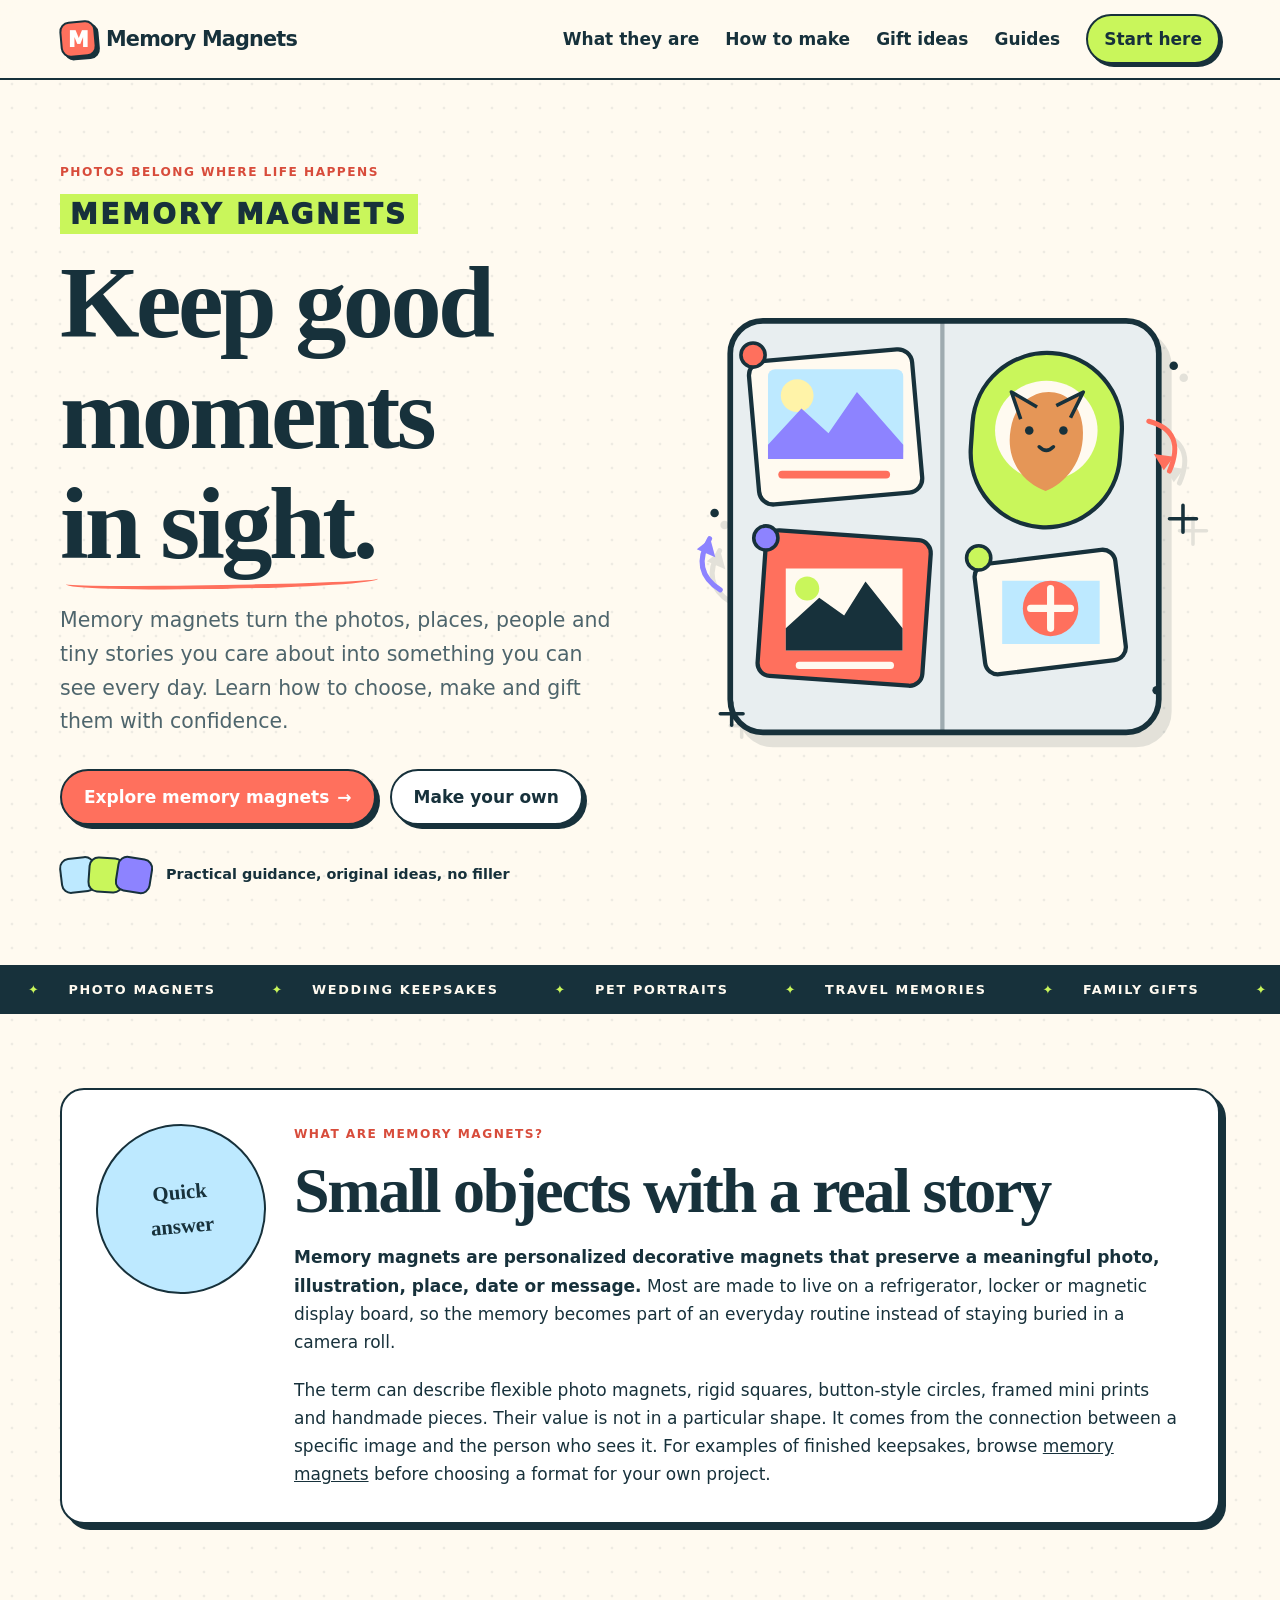
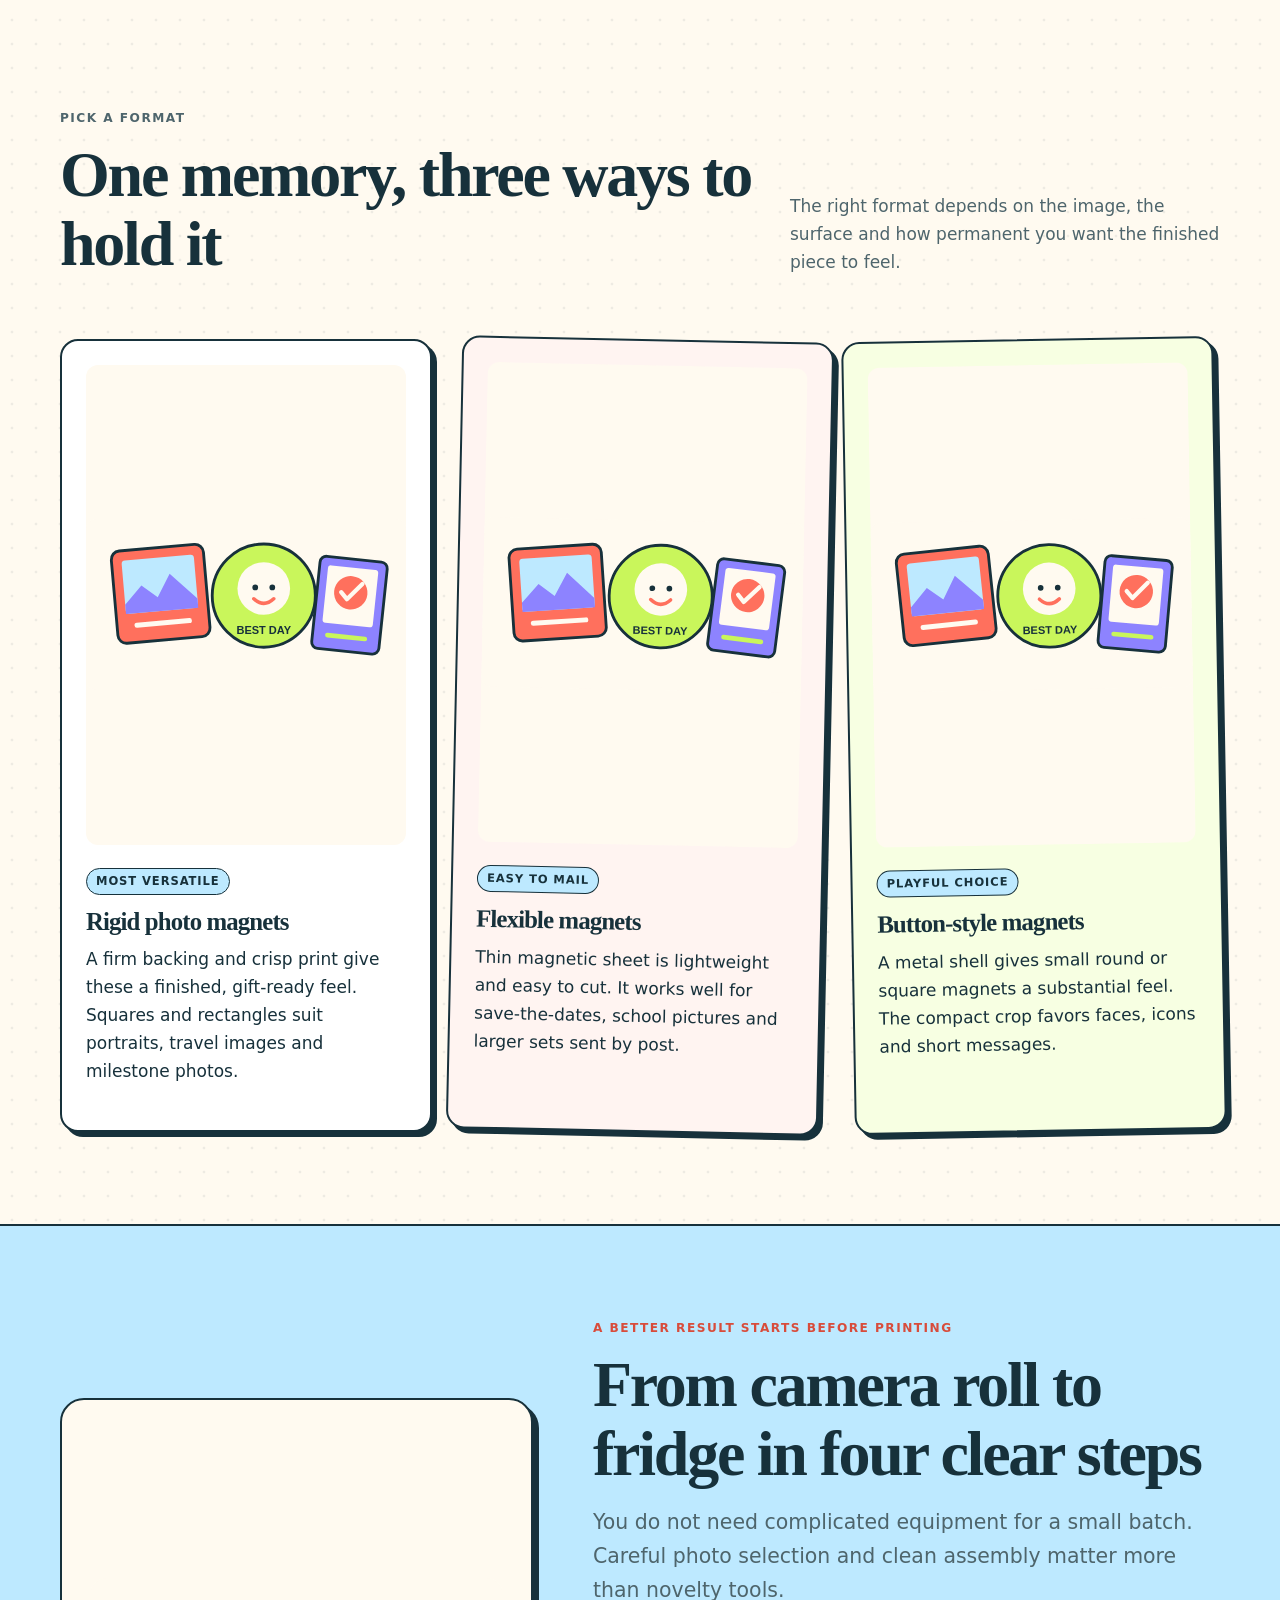
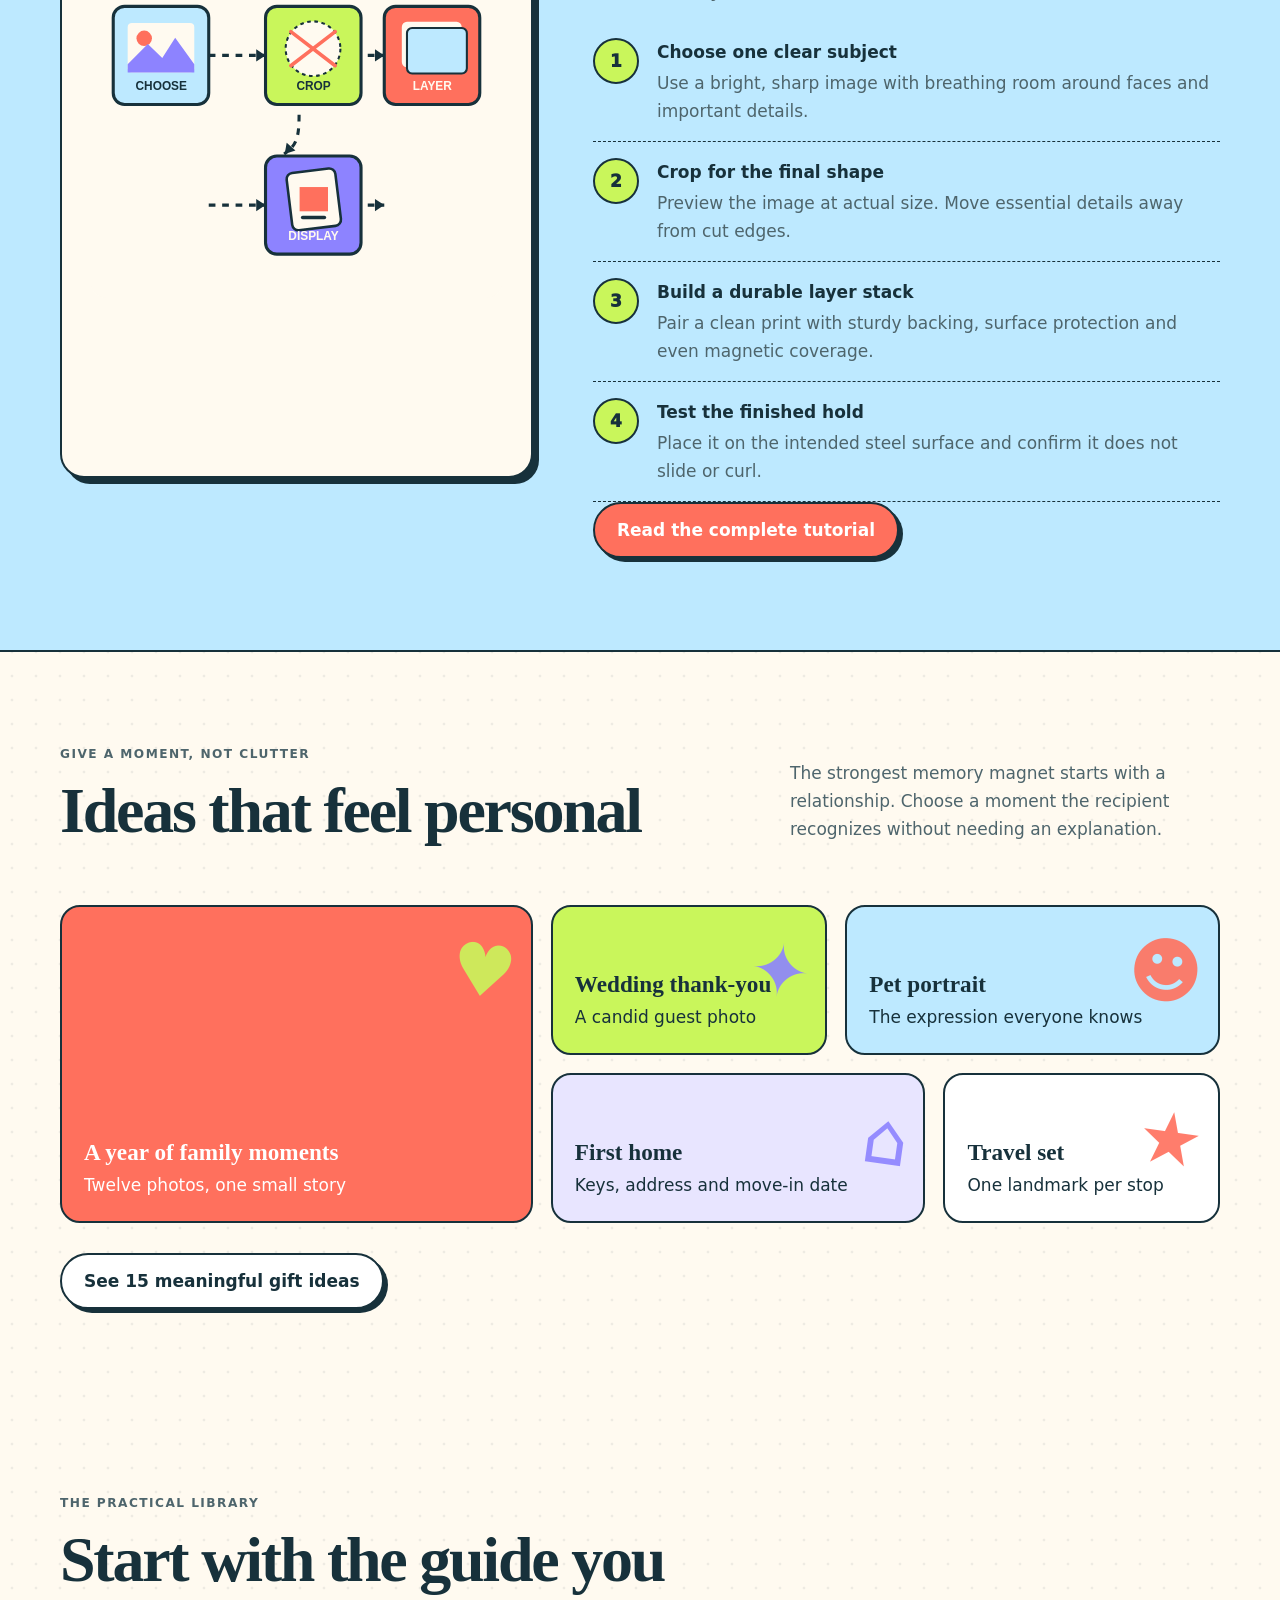
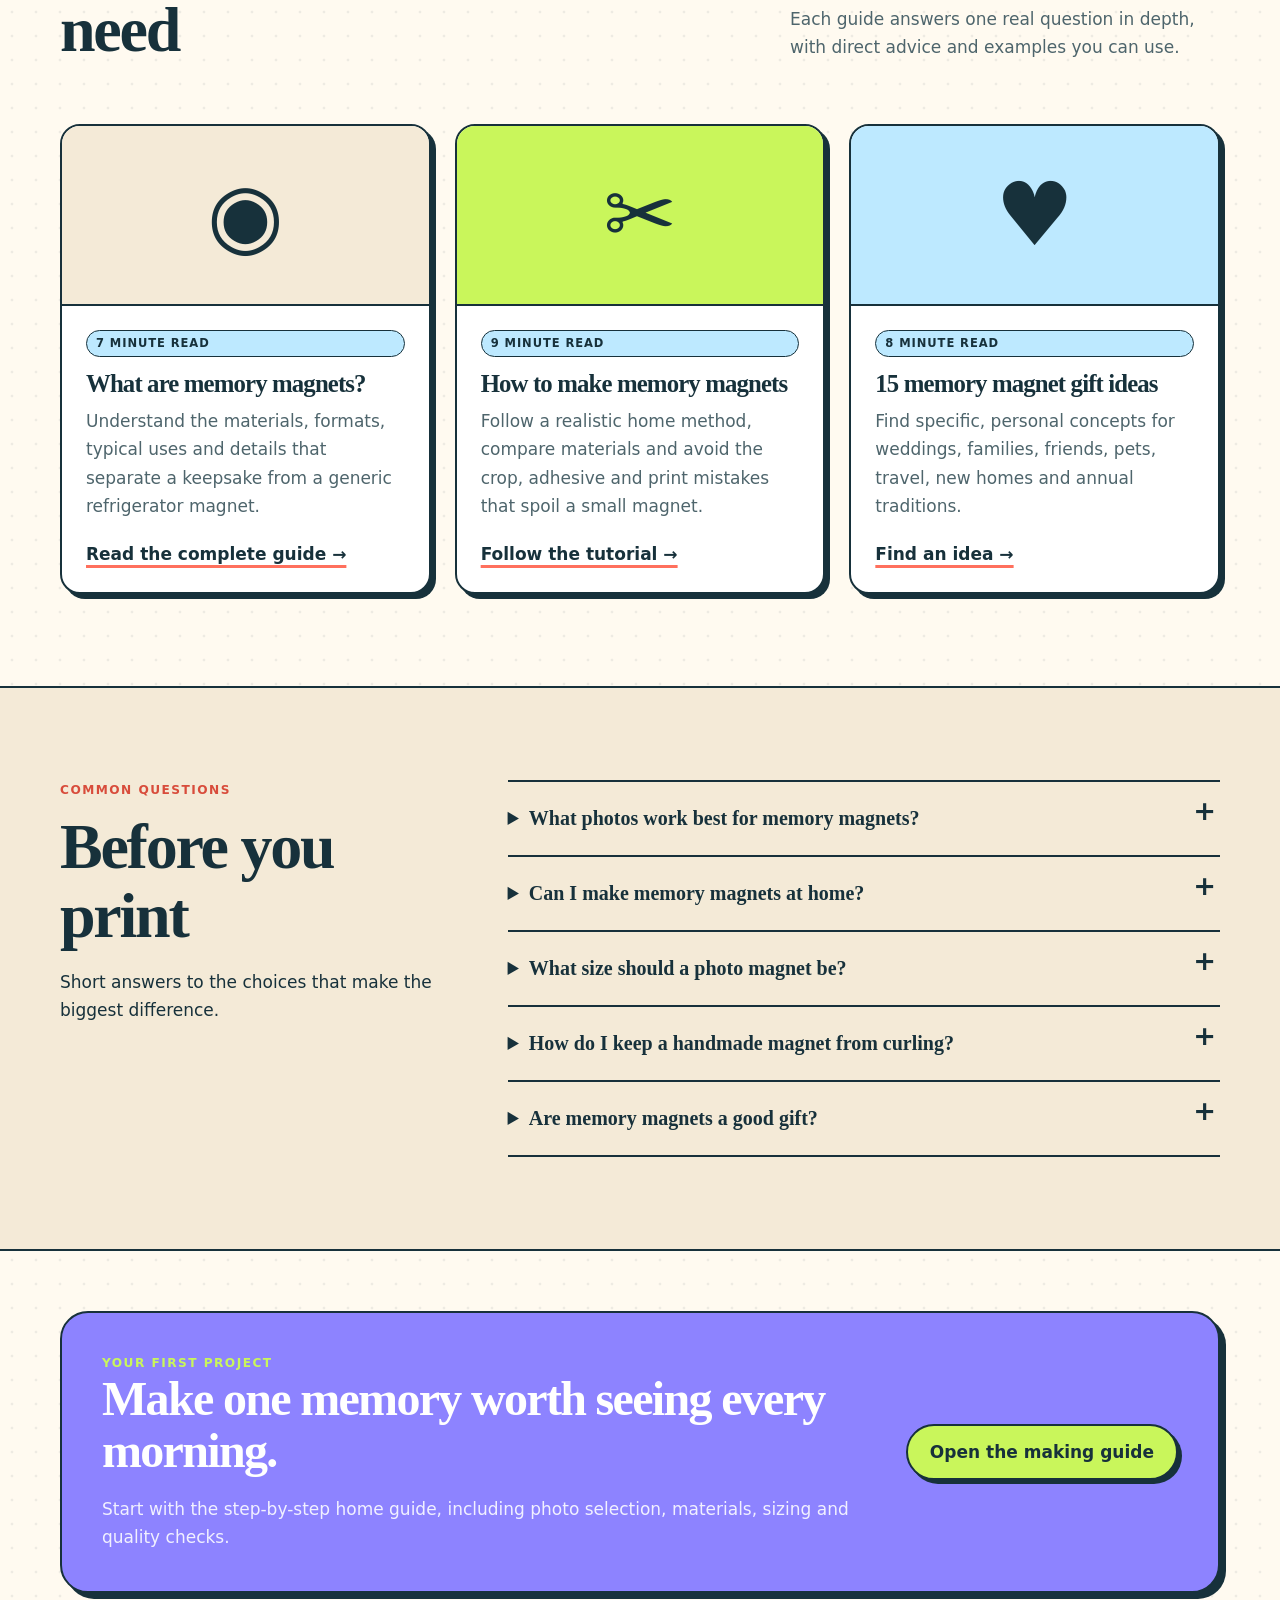
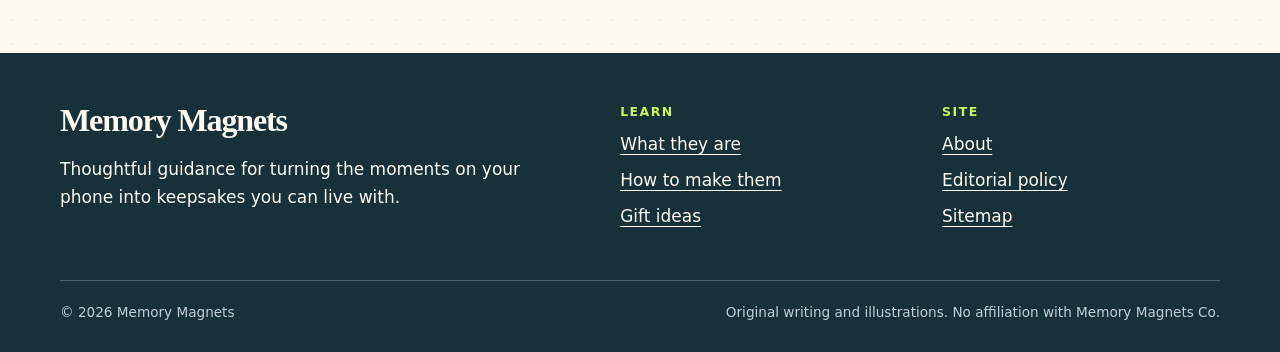
<file: index.html>
<!doctype html>
<html lang="en-US">
<head>
  <meta charset="utf-8">
  <meta name="viewport" content="width=device-width, initial-scale=1">
  <title>Memory Magnets: Photo Ideas, Guides and Inspiration</title>
  <meta name="description" content="Discover memory magnets, personalized photo magnet ideas, simple making methods, display tips and thoughtful gift inspiration in one practical guide.">
  <link rel="canonical" href="https://memory-magnets.github.io/">
  <meta name="robots" content="index,follow,max-image-preview:large,max-snippet:-1,max-video-preview:-1">
  <meta name="theme-color" content="#fffaf0">
  <meta property="og:type" content="website">
  <meta property="og:title" content="Memory Magnets: Keep Good Moments in Sight">
  <meta property="og:description" content="A practical, creative guide to personalized photo magnets, from choosing images to making meaningful gifts.">
  <meta property="og:url" content="https://memory-magnets.github.io/">
  <meta property="og:image" content="https://memory-magnets.github.io/assets/memory-magnets-hero.png">
  <meta property="og:image:alt" content="Colorful personalized memory magnets displayed on a refrigerator">
  <meta property="og:image:width" content="1200">
  <meta property="og:image:height" content="630">
  <meta name="twitter:card" content="summary_large_image">
  <link rel="icon" href="/assets/favicon.svg" sizes="any" type="image/svg+xml">
  <link rel="icon" href="/assets/favicon-48.png" sizes="48x48" type="image/png">
  <link rel="apple-touch-icon" href="/assets/apple-touch-icon.png" sizes="180x180">
  <link rel="manifest" href="/site.webmanifest">
  <link rel="stylesheet" href="/assets/styles.css?v=2">
  <script type="application/ld+json">
  {
    "@context": "https://schema.org",
    "@graph": [
      {
        "@type": "WebSite",
        "@id": "https://memory-magnets.github.io/#website",
        "url": "https://memory-magnets.github.io/",
        "name": "Memory Magnets",
        "description": "Independent guides and creative ideas for personalized memory magnets",
        "inLanguage": "en-US"
      },
      {
        "@type": "Organization",
        "@id": "https://memory-magnets.github.io/#organization",
        "name": "Memory Magnets",
        "url": "https://memory-magnets.github.io/",
        "logo": "https://memory-magnets.github.io/assets/favicon.svg"
      },
      {
        "@type": "FAQPage",
        "mainEntity": [
          {
            "@type": "Question",
            "name": "What are memory magnets?",
            "acceptedAnswer": {"@type": "Answer", "text": "Memory magnets are decorative magnets that preserve a meaningful photo, illustration, date, place, or message. They are commonly displayed on refrigerators, lockers, magnetic boards, and other steel surfaces."}
          },
          {
            "@type": "Question",
            "name": "What photos work best for memory magnets?",
            "acceptedAnswer": {"@type": "Answer", "text": "Choose a sharp, well-lit photo with one clear subject and enough open space around faces. Simple compositions remain easy to understand when reduced to magnet size."}
          },
          {
            "@type": "Question",
            "name": "Can I make memory magnets at home?",
            "acceptedAnswer": {"@type": "Answer", "text": "Yes. A simple home method uses a printed photo, sturdy backing, a protective top layer, and adhesive magnetic sheet. Button-style presses and professional printing services are alternatives for larger quantities."}
          },
          {
            "@type": "Question",
            "name": "Are memory magnets a good gift?",
            "acceptedAnswer": {"@type": "Answer", "text": "Memory magnets can be thoughtful gifts because they connect a useful everyday object with a specific shared moment. A small coordinated set often tells a stronger story than one image alone."}
          }
        ]
      }
    ]
  }
  </script>
</head>
<body>
  <a class="skip-link" href="#main">Skip to content</a>
  <header class="site-header">
    <div class="wrap nav-wrap">
      <a class="brand" href="/" aria-label="Memory Magnets home"><span class="brand-mark" aria-hidden="true"></span>Memory Magnets</a>
      <button class="menu-button" type="button" aria-expanded="false" aria-controls="site-nav">Menu</button>
      <nav class="site-nav" id="site-nav" aria-label="Main navigation" data-open="false">
        <a href="#what">What they are</a>
        <a href="#make">How to make</a>
        <a href="#ideas">Gift ideas</a>
        <a href="#guides">Guides</a>
        <a class="nav-cta" href="#start">Start here</a>
      </nav>
    </div>
  </header>

  <main id="main">
    <section class="hero">
      <div class="wrap hero-grid">
        <div class="hero-copy">
          <p class="eyebrow">Photos belong where life happens</p>
          <h1><span class="h1-keyword">Memory Magnets</span> Keep good moments <span class="scribble">in sight.</span></h1>
          <p class="lede">Memory magnets turn the photos, places, people and tiny stories you care about into something you can see every day. Learn how to choose, make and gift them with confidence.</p>
          <div class="button-row">
            <a class="button" href="/guides/what-are-memory-magnets.html">Explore memory magnets <span aria-hidden="true">→</span></a>
            <a class="button secondary" href="/guides/how-to-make-memory-magnets.html">Make your own</a>
          </div>
          <div class="micro-proof">
            <div class="mini-magnets" aria-hidden="true"><span></span><span></span><span></span></div>
            <span>Practical guidance, original ideas, no filler</span>
          </div>
        </div>
        <div class="hero-art">
          <img src="/assets/memory-magnets-hero.svg" width="760" height="650" alt="Illustrated refrigerator with memory magnets showing a beach, a pet, a birthday and a mountain trip">
        </div>
      </div>
    </section>

    <div class="ticker" aria-hidden="true">
      <div class="ticker-track">
        <span>Photo magnets</span><span>Wedding keepsakes</span><span>Pet portraits</span><span>Travel memories</span><span>Family gifts</span>
        <span>Photo magnets</span><span>Wedding keepsakes</span><span>Pet portraits</span><span>Travel memories</span><span>Family gifts</span>
      </div>
    </div>

    <section class="quick-answer" id="what">
      <div class="wrap">
        <div class="answer-card">
          <div class="answer-stamp">Quick<br>answer</div>
          <div>
            <p class="eyebrow">What are memory magnets?</p>
            <h2>Small objects with a real story</h2>
            <p><strong>Memory magnets are personalized decorative magnets that preserve a meaningful photo, illustration, place, date or message.</strong> Most are made to live on a refrigerator, locker or magnetic display board, so the memory becomes part of an everyday routine instead of staying buried in a camera roll.</p>
            <p>The term can describe flexible photo magnets, rigid squares, button-style circles, framed mini prints and handmade pieces. Their value is not in a particular shape. It comes from the connection between a specific image and the person who sees it. For examples of finished keepsakes, browse <a href="https://memorymagnets.me">memory magnets</a> before choosing a format for your own project.</p>
          </div>
        </div>
      </div>
    </section>

    <section>
      <div class="wrap">
        <div class="section-head">
          <div>
            <p class="eyebrow">Pick a format</p>
            <h2>One memory, three ways to hold it</h2>
          </div>
          <p>The right format depends on the image, the surface and how permanent you want the finished piece to feel.</p>
        </div>
        <div class="format-grid">
          <article class="format-card">
            <img src="/assets/magnet-formats.svg" width="900" height="480" alt="Square, round and flexible memory magnet format examples">
            <span class="tag">Most versatile</span>
            <h3>Rigid photo magnets</h3>
            <p>A firm backing and crisp print give these a finished, gift-ready feel. Squares and rectangles suit portraits, travel images and milestone photos.</p>
          </article>
          <article class="format-card">
            <img src="/assets/magnet-formats.svg" width="900" height="480" alt="Examples of round illustrated and rectangular photo magnets">
            <span class="tag">Easy to mail</span>
            <h3>Flexible magnets</h3>
            <p>Thin magnetic sheet is lightweight and easy to cut. It works well for save-the-dates, school pictures and larger sets sent by post.</p>
          </article>
          <article class="format-card">
            <img src="/assets/magnet-formats.svg" width="900" height="480" alt="Colorful button-style memory magnet among other common shapes">
            <span class="tag">Playful choice</span>
            <h3>Button-style magnets</h3>
            <p>A metal shell gives small round or square magnets a substantial feel. The compact crop favors faces, icons and short messages.</p>
          </article>
        </div>
      </div>
    </section>

    <section class="steps-section" id="make">
      <div class="wrap steps-grid">
        <div class="steps-art">
          <img src="/assets/magnet-process.svg" width="800" height="620" loading="lazy" alt="Four illustrated steps for choosing, cropping, layering and displaying a memory magnet">
        </div>
        <div>
          <p class="eyebrow">A better result starts before printing</p>
          <h2>From camera roll to fridge in four clear steps</h2>
          <p class="lede">You do not need complicated equipment for a small batch. Careful photo selection and clean assembly matter more than novelty tools.</p>
          <ol class="steps-list">
            <li><div><strong>Choose one clear subject</strong><span>Use a bright, sharp image with breathing room around faces and important details.</span></div></li>
            <li><div><strong>Crop for the final shape</strong><span>Preview the image at actual size. Move essential details away from cut edges.</span></div></li>
            <li><div><strong>Build a durable layer stack</strong><span>Pair a clean print with sturdy backing, surface protection and even magnetic coverage.</span></div></li>
            <li><div><strong>Test the finished hold</strong><span>Place it on the intended steel surface and confirm it does not slide or curl.</span></div></li>
          </ol>
          <a class="button" href="/guides/how-to-make-memory-magnets.html">Read the complete tutorial</a>
        </div>
      </div>
    </section>

    <section id="ideas">
      <div class="wrap">
        <div class="section-head">
          <div>
            <p class="eyebrow">Give a moment, not clutter</p>
            <h2>Ideas that feel personal</h2>
          </div>
          <p>The strongest memory magnet starts with a relationship. Choose a moment the recipient recognizes without needing an explanation.</p>
        </div>
        <div class="occasions">
          <div class="occasion"><strong>A year of family moments</strong><span>Twelve photos, one small story</span></div>
          <div class="occasion"><strong>Wedding thank-you</strong><span>A candid guest photo</span></div>
          <div class="occasion"><strong>Pet portrait</strong><span>The expression everyone knows</span></div>
          <div class="occasion"><strong>First home</strong><span>Keys, address and move-in date</span></div>
          <div class="occasion"><strong>Travel set</strong><span>One landmark per stop</span></div>
        </div>
        <div class="button-row">
          <a class="button secondary" href="/guides/memory-magnet-gift-ideas.html">See 15 meaningful gift ideas</a>
        </div>
      </div>
    </section>

    <section id="guides">
      <div class="wrap">
        <div class="section-head">
          <div>
            <p class="eyebrow">The practical library</p>
            <h2>Start with the guide you need</h2>
          </div>
          <p>Each guide answers one real question in depth, with direct advice and examples you can use.</p>
        </div>
        <div class="guide-grid">
          <article class="guide-card">
            <div class="card-art" aria-hidden="true">◉</div>
            <div class="guide-content">
              <span class="tag">7 minute read</span>
              <h3>What are memory magnets?</h3>
              <p>Understand the materials, formats, typical uses and details that separate a keepsake from a generic refrigerator magnet.</p>
              <a class="text-link" href="/guides/what-are-memory-magnets.html">Read the complete guide →</a>
            </div>
          </article>
          <article class="guide-card">
            <div class="card-art" aria-hidden="true">✂</div>
            <div class="guide-content">
              <span class="tag">9 minute read</span>
              <h3>How to make memory magnets</h3>
              <p>Follow a realistic home method, compare materials and avoid the crop, adhesive and print mistakes that spoil a small magnet.</p>
              <a class="text-link" href="/guides/how-to-make-memory-magnets.html">Follow the tutorial →</a>
            </div>
          </article>
          <article class="guide-card">
            <div class="card-art" aria-hidden="true">♥</div>
            <div class="guide-content">
              <span class="tag">8 minute read</span>
              <h3>15 memory magnet gift ideas</h3>
              <p>Find specific, personal concepts for weddings, families, friends, pets, travel, new homes and annual traditions.</p>
              <a class="text-link" href="/guides/memory-magnet-gift-ideas.html">Find an idea →</a>
            </div>
          </article>
        </div>
      </div>
    </section>

    <section class="faq">
      <div class="wrap faq-grid">
        <div>
          <p class="eyebrow">Common questions</p>
          <h2>Before you print</h2>
          <p>Short answers to the choices that make the biggest difference.</p>
        </div>
        <div>
          <details>
            <summary>What photos work best for memory magnets?</summary>
            <p>Use a sharp, well-lit image with one obvious subject. Simple backgrounds and close crops read better at small sizes. Keep faces and important details away from the trim line.</p>
          </details>
          <details>
            <summary>Can I make memory magnets at home?</summary>
            <p>Yes. For a small batch, combine a photo print, sturdy backing, a clear protective layer and adhesive magnetic sheet. A button press is useful only if you plan to make many magnets in one fixed size.</p>
          </details>
          <details>
            <summary>What size should a photo magnet be?</summary>
            <p>Two to three inches on the longest side is a practical range for most personal photo magnets. Smaller pieces suit faces and icons. Larger pieces allow group photos or text to remain legible.</p>
          </details>
          <details>
            <summary>How do I keep a handmade magnet from curling?</summary>
            <p>Use a rigid card or chipboard core and apply adhesive evenly across the full back. Let laminated prints flatten before assembly, then cure the finished magnet under a clean, heavy book.</p>
          </details>
          <details>
            <summary>Are memory magnets a good gift?</summary>
            <p>They can be meaningful because they pair an everyday object with a specific shared moment. A coordinated set often feels more intentional than a single image and gives the recipient a small visual story.</p>
          </details>
        </div>
      </div>
    </section>

    <section class="newsletter" id="start">
      <div class="wrap">
        <div class="newsletter-card">
          <div>
            <p class="eyebrow" style="color:#c9f65b">Your first project</p>
            <h2>Make one memory worth seeing every morning.</h2>
            <p>Start with the step-by-step home guide, including photo selection, materials, sizing and quality checks.</p>
          </div>
          <a class="button" href="/guides/how-to-make-memory-magnets.html">Open the making guide</a>
        </div>
      </div>
    </section>
  </main>

  <footer class="site-footer">
    <div class="wrap">
      <div class="footer-grid">
        <div><h2>Memory Magnets</h2><p>Thoughtful guidance for turning the moments on your phone into keepsakes you can live with.</p></div>
        <div><h3>Learn</h3><ul><li><a href="/guides/what-are-memory-magnets.html">What they are</a></li><li><a href="/guides/how-to-make-memory-magnets.html">How to make them</a></li><li><a href="/guides/memory-magnet-gift-ideas.html">Gift ideas</a></li></ul></div>
        <div><h3>Site</h3><ul><li><a href="/about.html">About</a></li><li><a href="/editorial-policy.html">Editorial policy</a></li><li><a href="/sitemap.xml">Sitemap</a></li></ul></div>
      </div>
      <div class="footer-note"><span>© <span data-year>2026</span> Memory Magnets</span><span>Original writing and illustrations. No affiliation with Memory Magnets Co.</span></div>
    </div>
  </footer>
  <script src="/assets/site.js" defer></script>
</body>
</html>
</file>
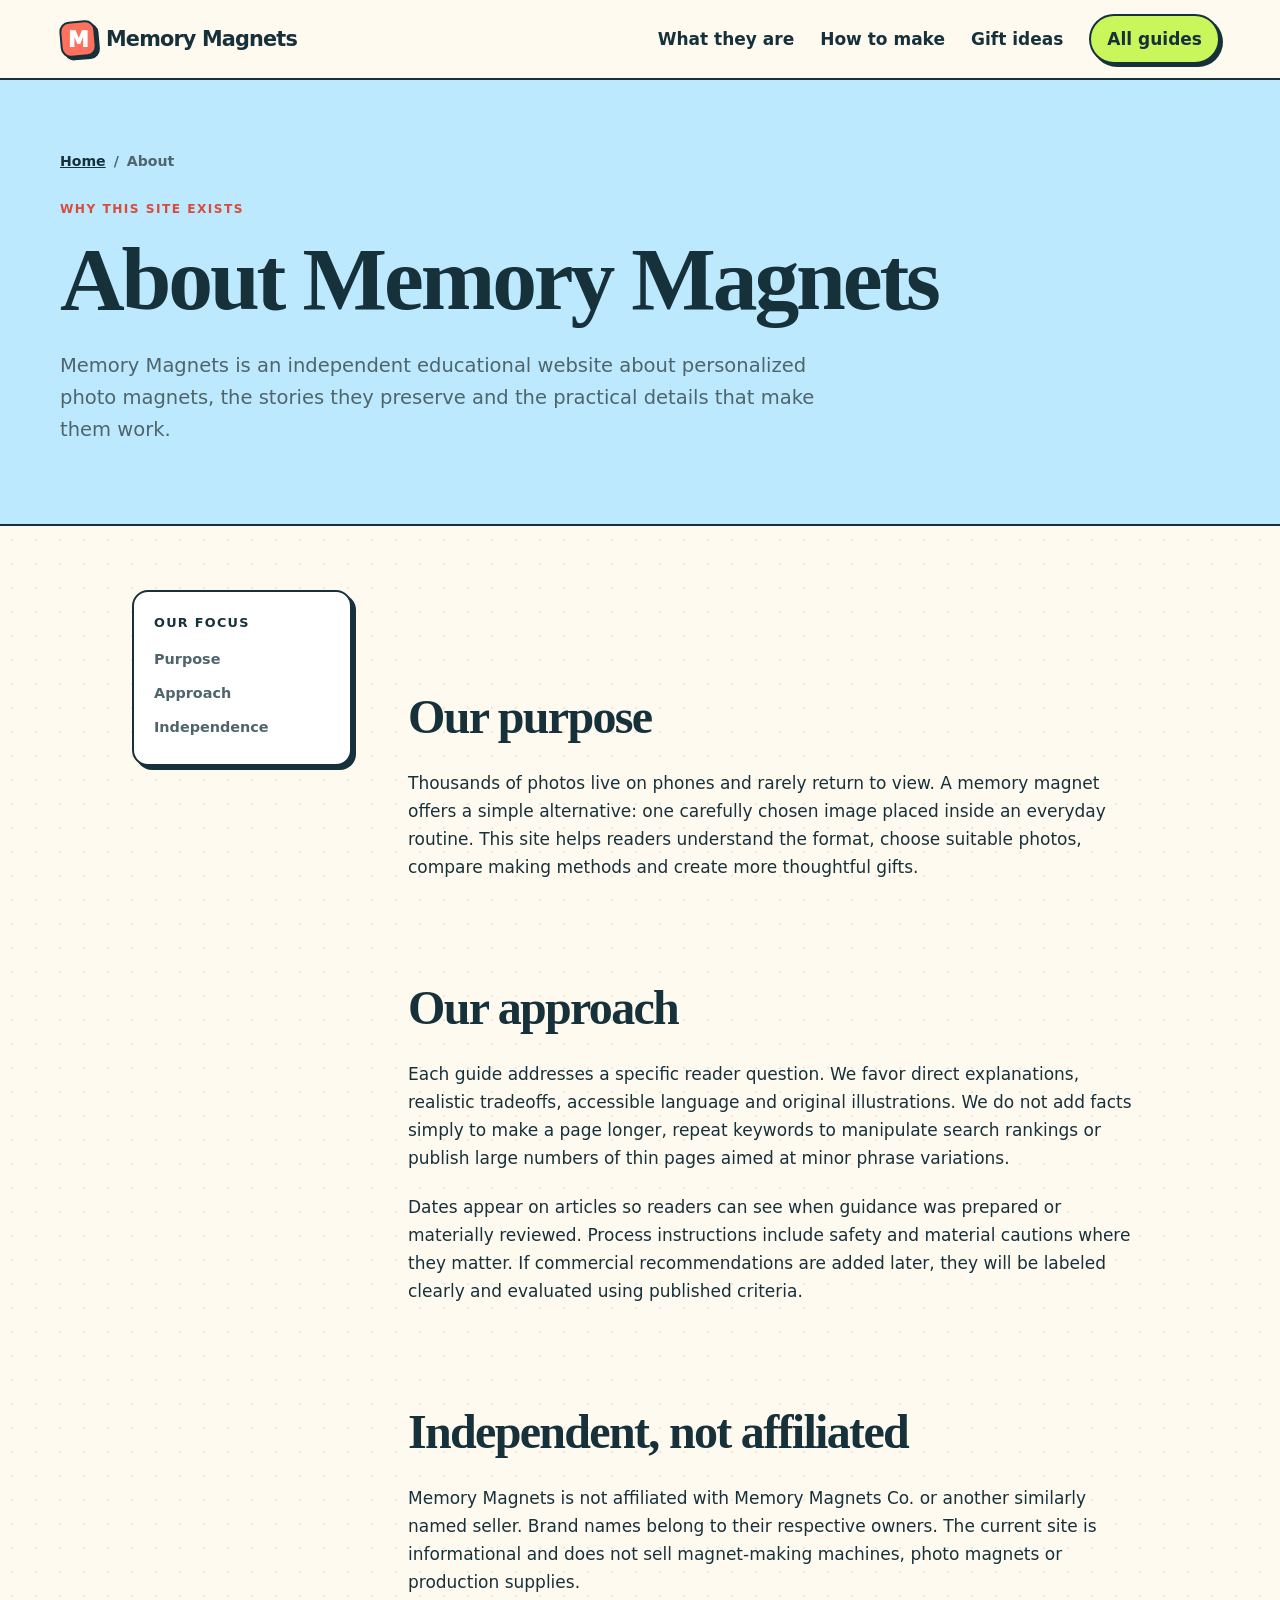
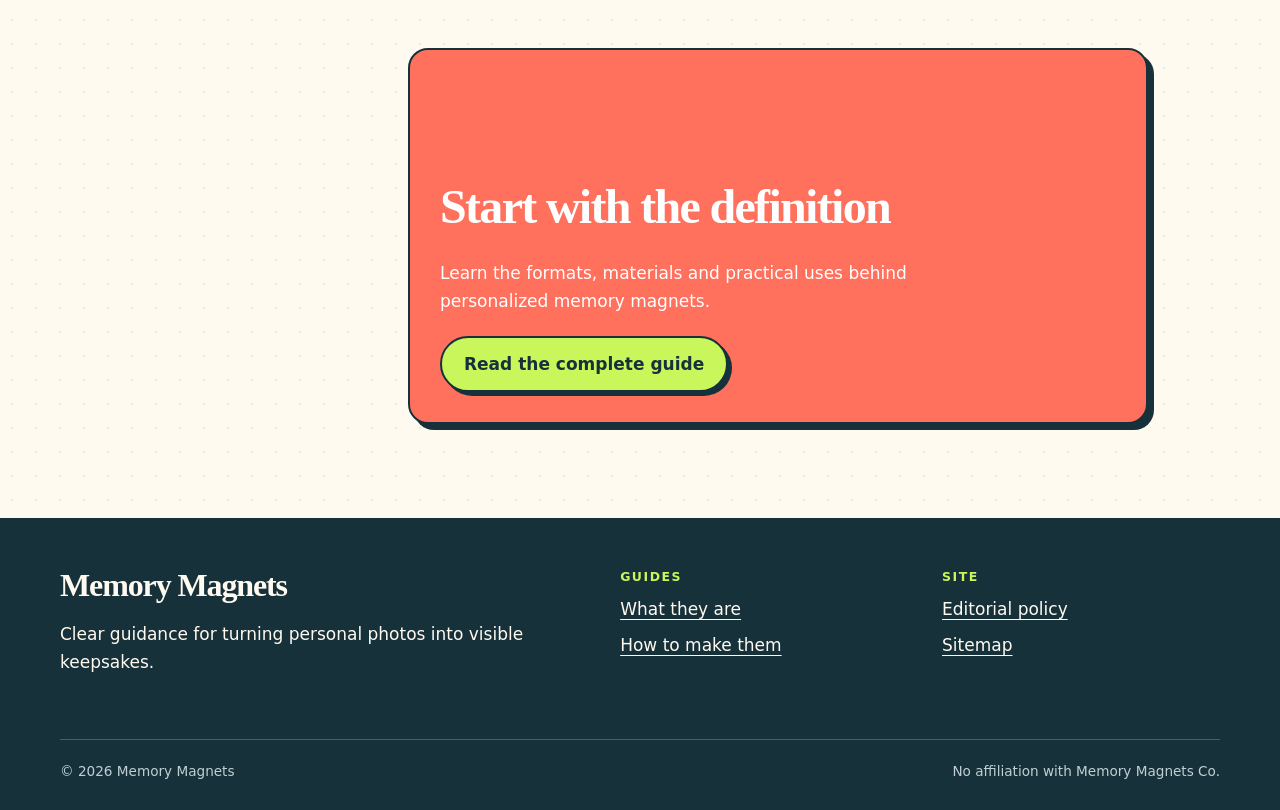
<file: about.html>
<!doctype html>
<html lang="en-US">
<head>
  <meta charset="utf-8"><meta name="viewport" content="width=device-width, initial-scale=1">
  <title>About Memory Magnets | Photo Magnet Guides</title>
  <meta name="description" content="Learn why Memory Magnets publishes focused, independent guides about personalized photo magnets, keepsake ideas, materials and making methods.">
  <meta property="og:type" content="website"><meta property="og:title" content="About Memory Magnets"><meta property="og:description" content="Why Memory Magnets publishes focused, independent guides about personalized photo magnets."><meta property="og:url" content="https://memory-magnets.github.io/about.html"><meta property="og:image" content="https://memory-magnets.github.io/assets/memory-magnets-hero.png"><meta property="og:image:width" content="1200"><meta property="og:image:height" content="630"><meta name="twitter:card" content="summary_large_image">
  <link rel="canonical" href="https://memory-magnets.github.io/about.html"><meta name="robots" content="index,follow"><link rel="icon" href="/assets/favicon.svg" sizes="any" type="image/svg+xml"><link rel="icon" href="/assets/favicon-48.png" sizes="48x48" type="image/png"><link rel="apple-touch-icon" href="/assets/apple-touch-icon.png" sizes="180x180"><link rel="stylesheet" href="/assets/styles.css">
</head>
<body>
  <a class="skip-link" href="#main">Skip to content</a>
  <header class="site-header"><div class="wrap nav-wrap"><a class="brand" href="/"><span class="brand-mark" aria-hidden="true"></span>Memory Magnets</a><button class="menu-button" type="button" aria-expanded="false" aria-controls="site-nav">Menu</button><nav class="site-nav" id="site-nav" aria-label="Main navigation" data-open="false"><a href="/guides/what-are-memory-magnets.html">What they are</a><a href="/guides/how-to-make-memory-magnets.html">How to make</a><a href="/guides/memory-magnet-gift-ideas.html">Gift ideas</a><a class="nav-cta" href="/#guides">All guides</a></nav></div></header>
  <main id="main"><header class="article-hero"><div class="wrap"><nav class="breadcrumbs" aria-label="Breadcrumb"><a href="/">Home</a><span>/</span><span>About</span></nav><p class="eyebrow">Why this site exists</p><h1>About Memory Magnets</h1><p class="article-deck">Memory Magnets is an independent educational website about personalized photo magnets, the stories they preserve and the practical details that make them work.</p></div></header>
  <div class="article-layout"><aside class="toc"><strong>Our focus</strong><a href="#purpose">Purpose</a><a href="#approach">Approach</a><a href="#independence">Independence</a></aside><article class="article-body">
    <h2 id="purpose">Our purpose</h2><p>Thousands of photos live on phones and rarely return to view. A memory magnet offers a simple alternative: one carefully chosen image placed inside an everyday routine. This site helps readers understand the format, choose suitable photos, compare making methods and create more thoughtful gifts.</p>
    <h2 id="approach">Our approach</h2><p>Each guide addresses a specific reader question. We favor direct explanations, realistic tradeoffs, accessible language and original illustrations. We do not add facts simply to make a page longer, repeat keywords to manipulate search rankings or publish large numbers of thin pages aimed at minor phrase variations.</p><p>Dates appear on articles so readers can see when guidance was prepared or materially reviewed. Process instructions include safety and material cautions where they matter. If commercial recommendations are added later, they will be labeled clearly and evaluated using published criteria.</p>
    <h2 id="independence">Independent, not affiliated</h2><p>Memory Magnets is not affiliated with Memory Magnets Co. or another similarly named seller. Brand names belong to their respective owners. The current site is informational and does not sell magnet-making machines, photo magnets or production supplies.</p>
    <div class="article-cta"><h2>Start with the definition</h2><p>Learn the formats, materials and practical uses behind personalized memory magnets.</p><a class="button" href="/guides/what-are-memory-magnets.html">Read the complete guide</a></div>
  </article></div></main>
  <footer class="site-footer"><div class="wrap"><div class="footer-grid"><div><h2>Memory Magnets</h2><p>Clear guidance for turning personal photos into visible keepsakes.</p></div><div><h3>Guides</h3><ul><li><a href="/guides/what-are-memory-magnets.html">What they are</a></li><li><a href="/guides/how-to-make-memory-magnets.html">How to make them</a></li></ul></div><div><h3>Site</h3><ul><li><a href="/editorial-policy.html">Editorial policy</a></li><li><a href="/sitemap.xml">Sitemap</a></li></ul></div></div><div class="footer-note"><span>© <span data-year>2026</span> Memory Magnets</span><span>No affiliation with Memory Magnets Co.</span></div></div></footer><script src="/assets/site.js" defer></script>
</body></html>
</file>
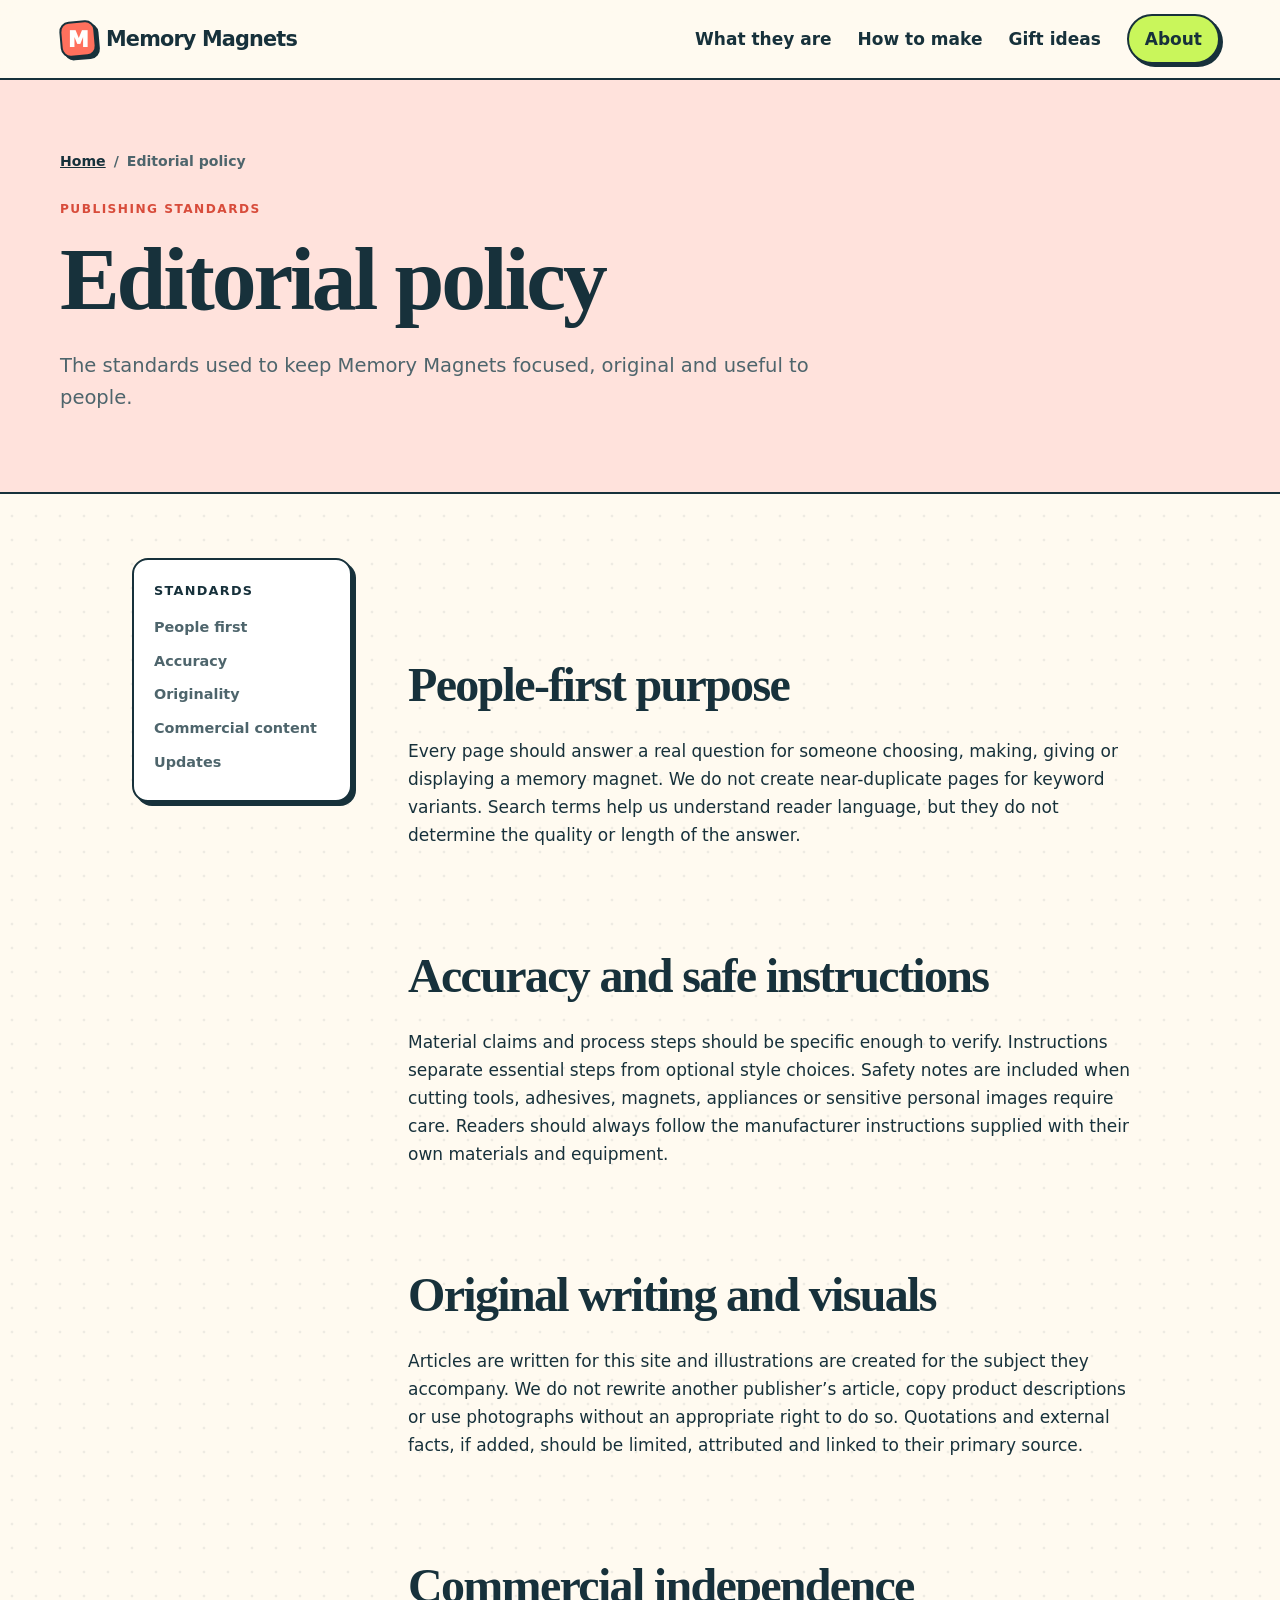
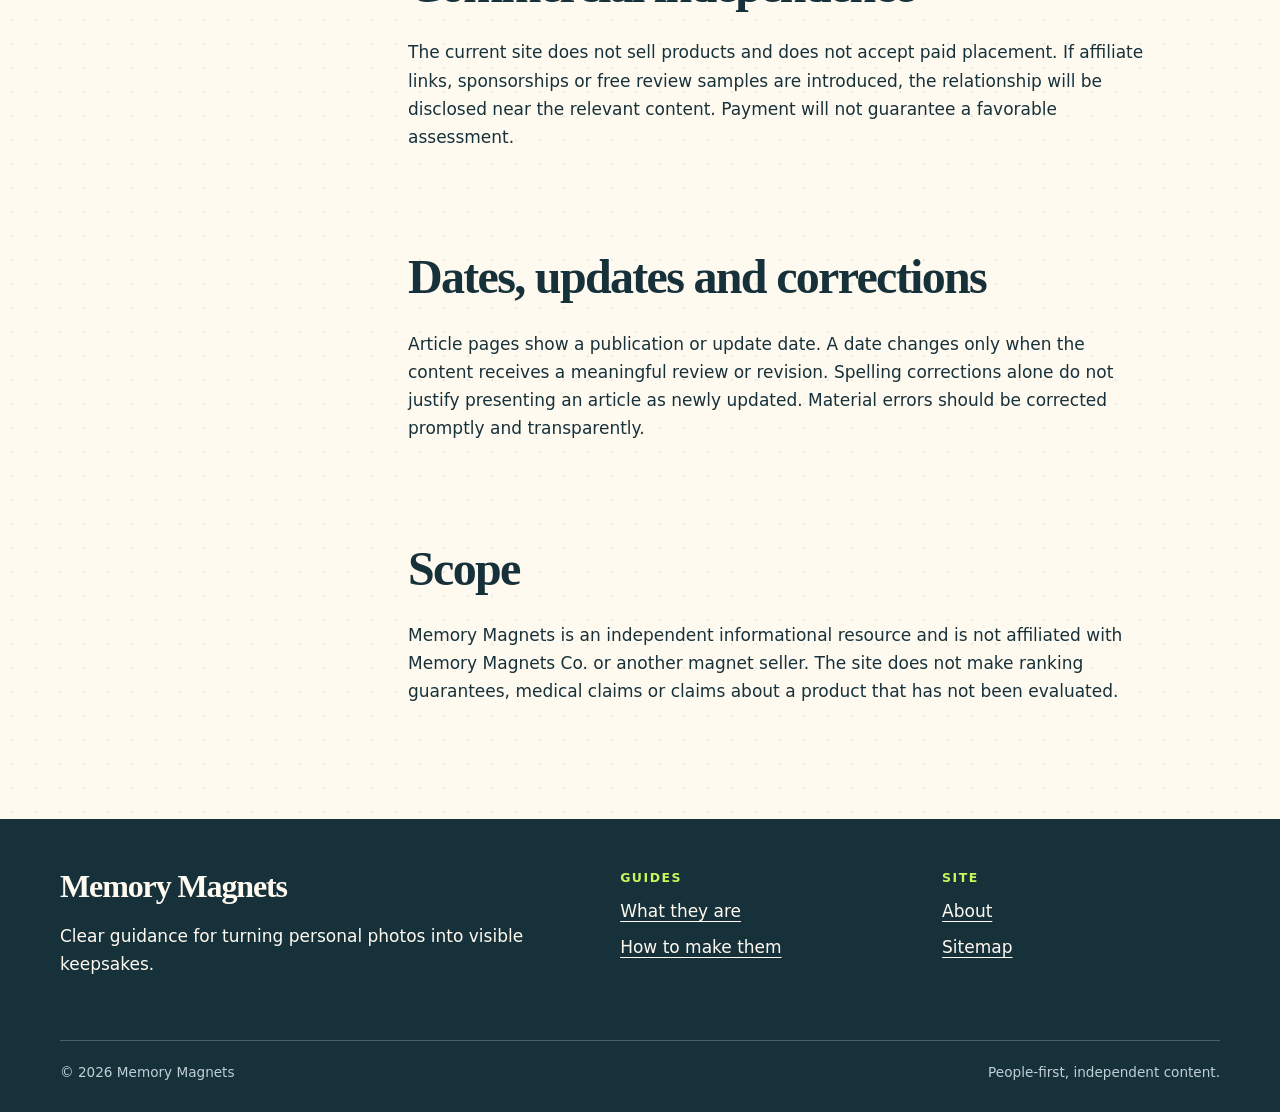
<file: editorial-policy.html>
<!doctype html>
<html lang="en-US">
<head>
  <meta charset="utf-8"><meta name="viewport" content="width=device-width, initial-scale=1">
  <title>Editorial Policy | Memory Magnets</title>
  <meta name="description" content="Read the Memory Magnets editorial standards for useful content, accuracy, independence, updates, original visuals and corrections.">
  <meta property="og:type" content="website"><meta property="og:title" content="Editorial Policy | Memory Magnets"><meta property="og:description" content="The standards used to keep Memory Magnets focused, independent and useful."><meta property="og:url" content="https://memory-magnets.github.io/editorial-policy.html"><meta property="og:image" content="https://memory-magnets.github.io/assets/memory-magnets-hero.png"><meta property="og:image:width" content="1200"><meta property="og:image:height" content="630"><meta name="twitter:card" content="summary_large_image">
  <link rel="canonical" href="https://memory-magnets.github.io/editorial-policy.html"><meta name="robots" content="index,follow"><link rel="icon" href="/assets/favicon.svg" sizes="any" type="image/svg+xml"><link rel="icon" href="/assets/favicon-48.png" sizes="48x48" type="image/png"><link rel="apple-touch-icon" href="/assets/apple-touch-icon.png" sizes="180x180"><link rel="stylesheet" href="/assets/styles.css">
</head>
<body>
  <a class="skip-link" href="#main">Skip to content</a>
  <header class="site-header"><div class="wrap nav-wrap"><a class="brand" href="/"><span class="brand-mark" aria-hidden="true"></span>Memory Magnets</a><button class="menu-button" type="button" aria-expanded="false" aria-controls="site-nav">Menu</button><nav class="site-nav" id="site-nav" aria-label="Main navigation" data-open="false"><a href="/guides/what-are-memory-magnets.html">What they are</a><a href="/guides/how-to-make-memory-magnets.html">How to make</a><a href="/guides/memory-magnet-gift-ideas.html">Gift ideas</a><a class="nav-cta" href="/about.html">About</a></nav></div></header>
  <main id="main"><header class="article-hero gift"><div class="wrap"><nav class="breadcrumbs" aria-label="Breadcrumb"><a href="/">Home</a><span>/</span><span>Editorial policy</span></nav><p class="eyebrow">Publishing standards</p><h1>Editorial policy</h1><p class="article-deck">The standards used to keep Memory Magnets focused, original and useful to people.</p></div></header>
  <div class="article-layout"><aside class="toc"><strong>Standards</strong><a href="#people">People first</a><a href="#accuracy">Accuracy</a><a href="#originality">Originality</a><a href="#commercial">Commercial content</a><a href="#updates">Updates</a></aside><article class="article-body">
    <h2 id="people">People-first purpose</h2><p>Every page should answer a real question for someone choosing, making, giving or displaying a memory magnet. We do not create near-duplicate pages for keyword variants. Search terms help us understand reader language, but they do not determine the quality or length of the answer.</p>
    <h2 id="accuracy">Accuracy and safe instructions</h2><p>Material claims and process steps should be specific enough to verify. Instructions separate essential steps from optional style choices. Safety notes are included when cutting tools, adhesives, magnets, appliances or sensitive personal images require care. Readers should always follow the manufacturer instructions supplied with their own materials and equipment.</p>
    <h2 id="originality">Original writing and visuals</h2><p>Articles are written for this site and illustrations are created for the subject they accompany. We do not rewrite another publisher’s article, copy product descriptions or use photographs without an appropriate right to do so. Quotations and external facts, if added, should be limited, attributed and linked to their primary source.</p>
    <h2 id="commercial">Commercial independence</h2><p>The current site does not sell products and does not accept paid placement. If affiliate links, sponsorships or free review samples are introduced, the relationship will be disclosed near the relevant content. Payment will not guarantee a favorable assessment.</p>
    <h2 id="updates">Dates, updates and corrections</h2><p>Article pages show a publication or update date. A date changes only when the content receives a meaningful review or revision. Spelling corrections alone do not justify presenting an article as newly updated. Material errors should be corrected promptly and transparently.</p>
    <h2>Scope</h2><p>Memory Magnets is an independent informational resource and is not affiliated with Memory Magnets Co. or another magnet seller. The site does not make ranking guarantees, medical claims or claims about a product that has not been evaluated.</p>
  </article></div></main>
  <footer class="site-footer"><div class="wrap"><div class="footer-grid"><div><h2>Memory Magnets</h2><p>Clear guidance for turning personal photos into visible keepsakes.</p></div><div><h3>Guides</h3><ul><li><a href="/guides/what-are-memory-magnets.html">What they are</a></li><li><a href="/guides/how-to-make-memory-magnets.html">How to make them</a></li></ul></div><div><h3>Site</h3><ul><li><a href="/about.html">About</a></li><li><a href="/sitemap.xml">Sitemap</a></li></ul></div></div><div class="footer-note"><span>© <span data-year>2026</span> Memory Magnets</span><span>People-first, independent content.</span></div></div></footer><script src="/assets/site.js" defer></script>
</body></html>
</file>
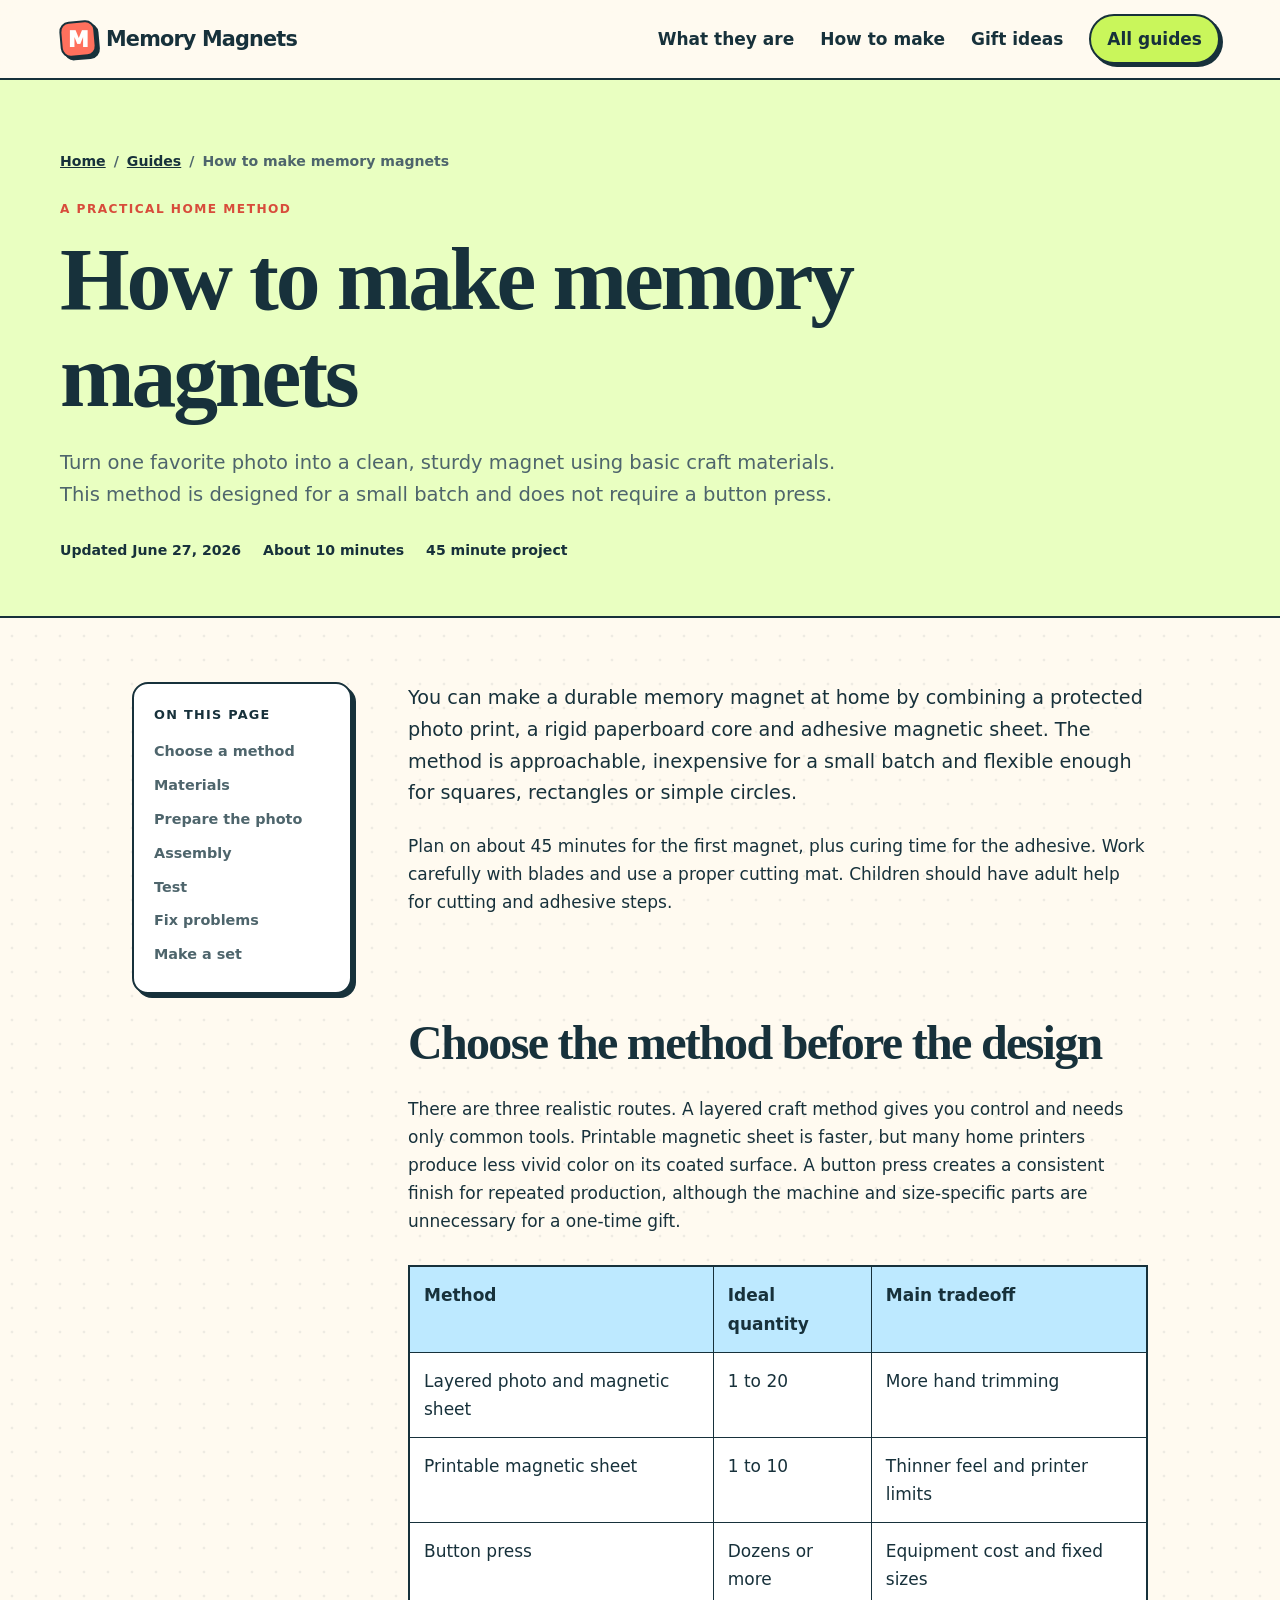
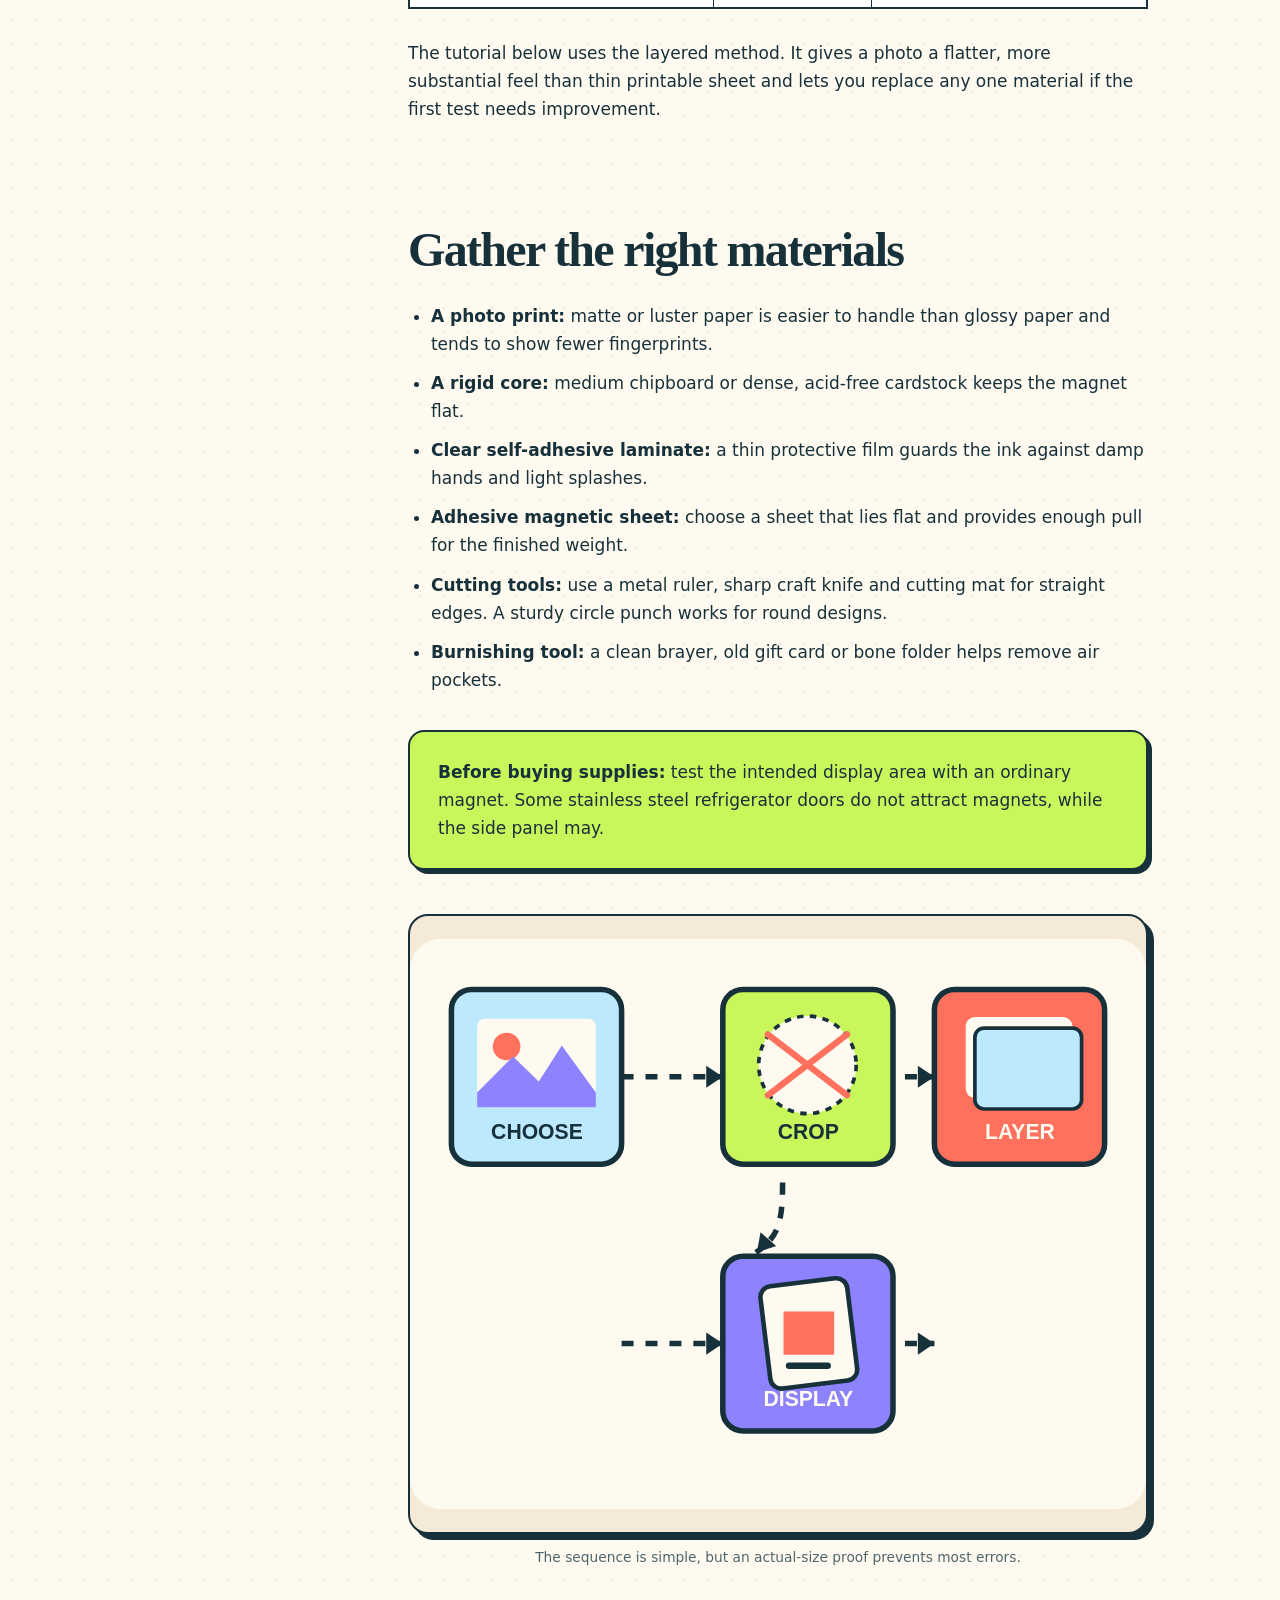
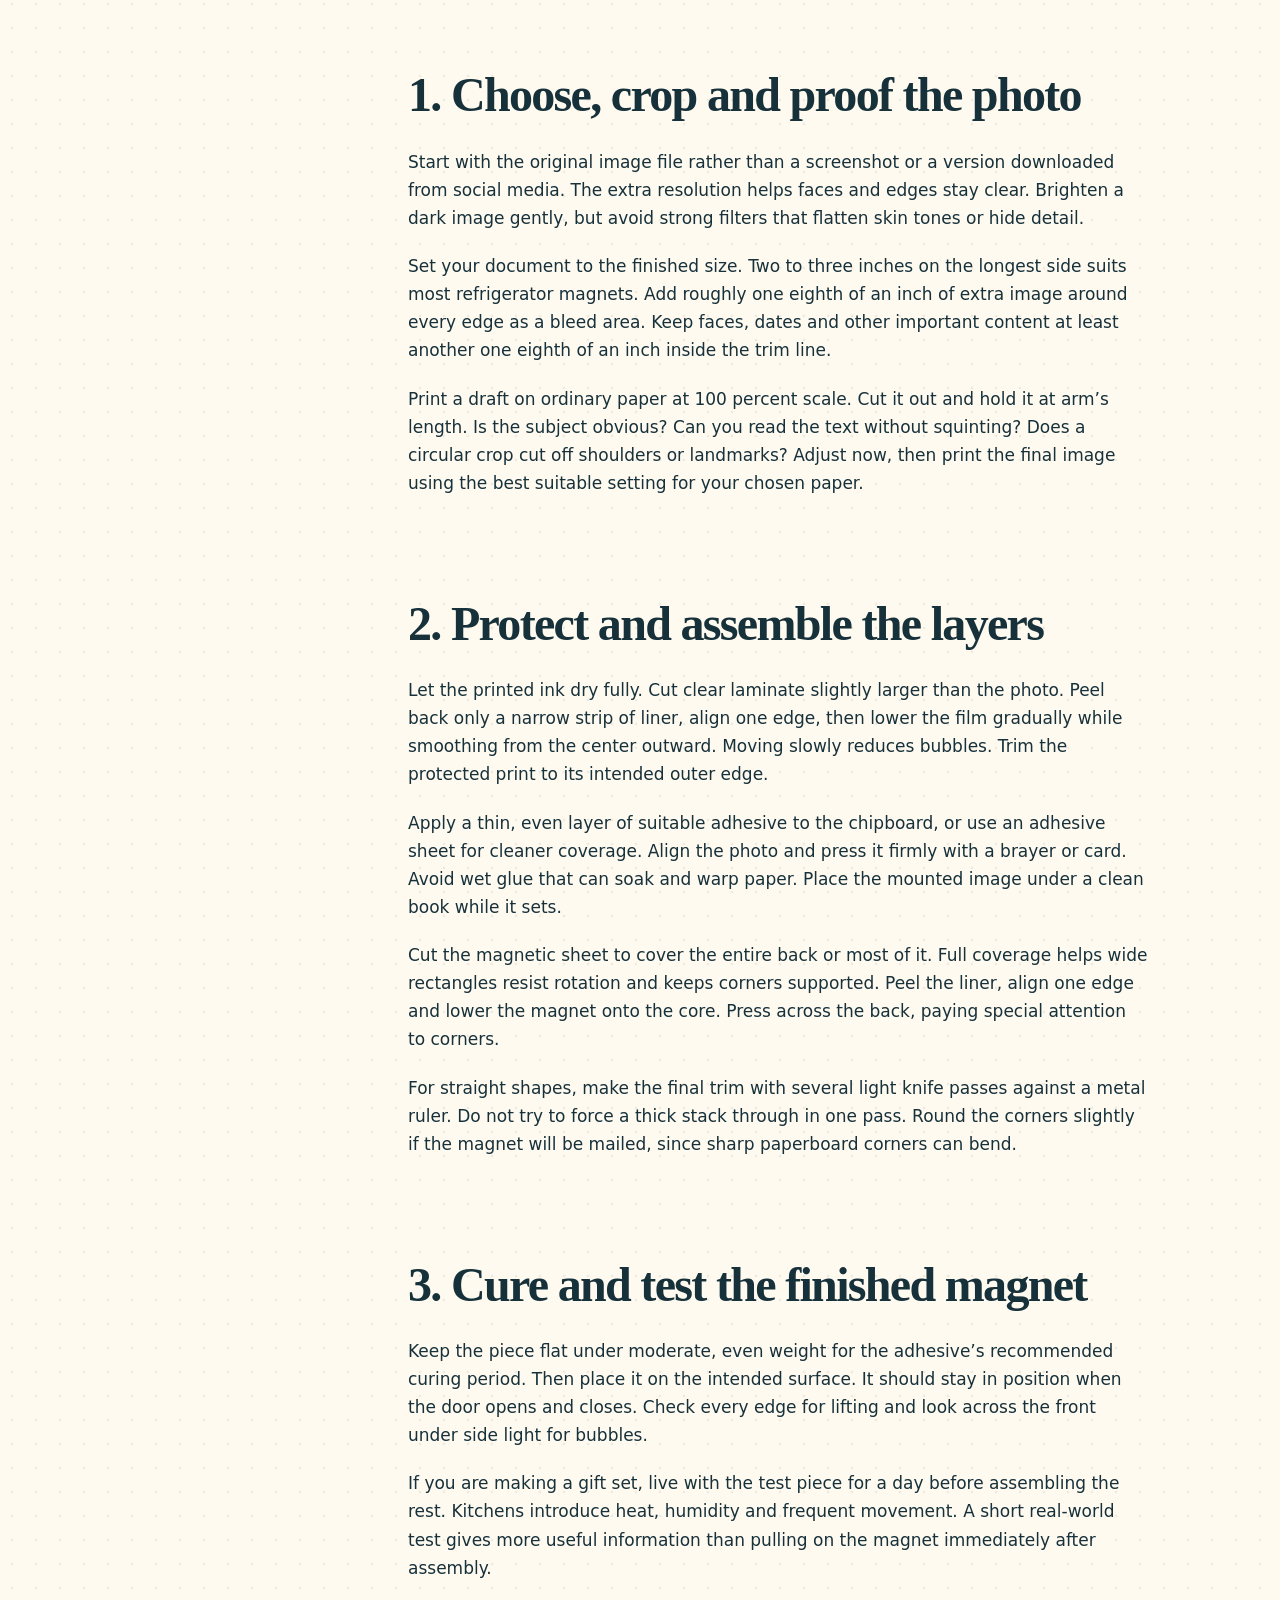
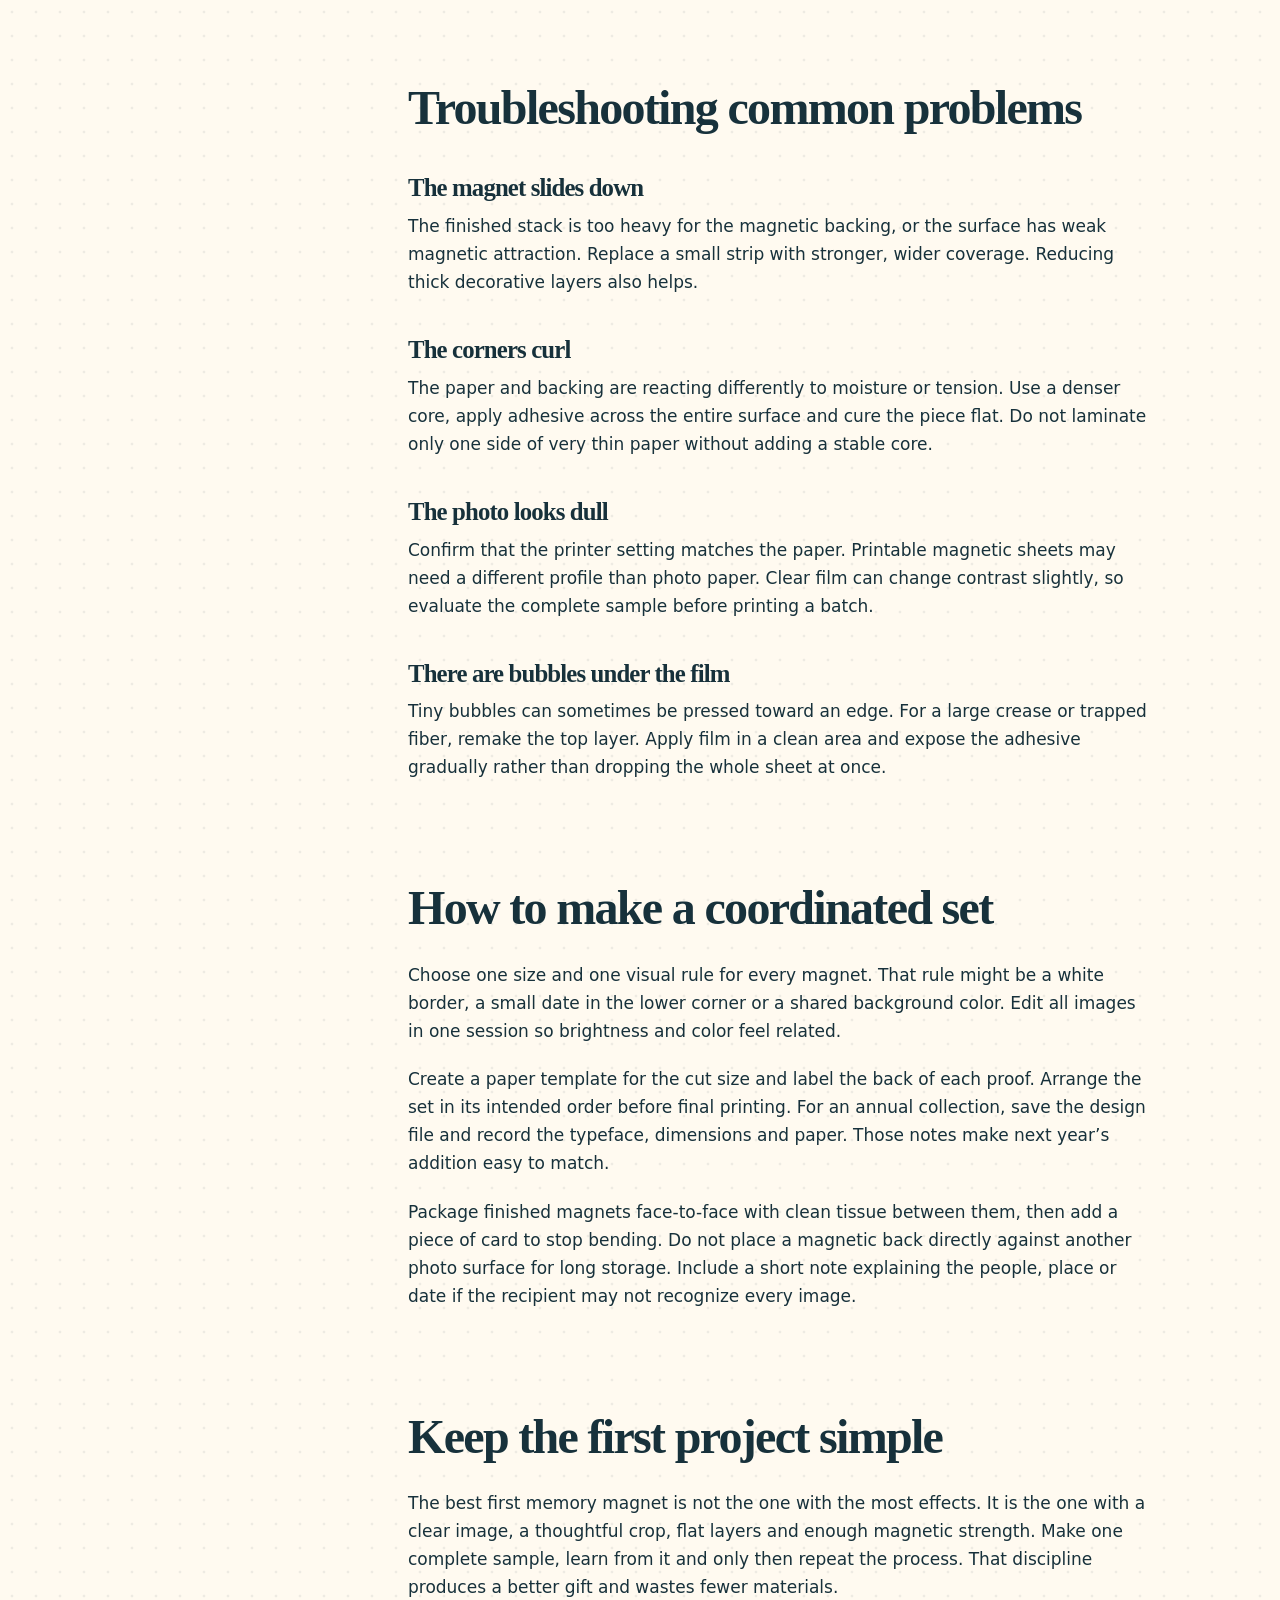
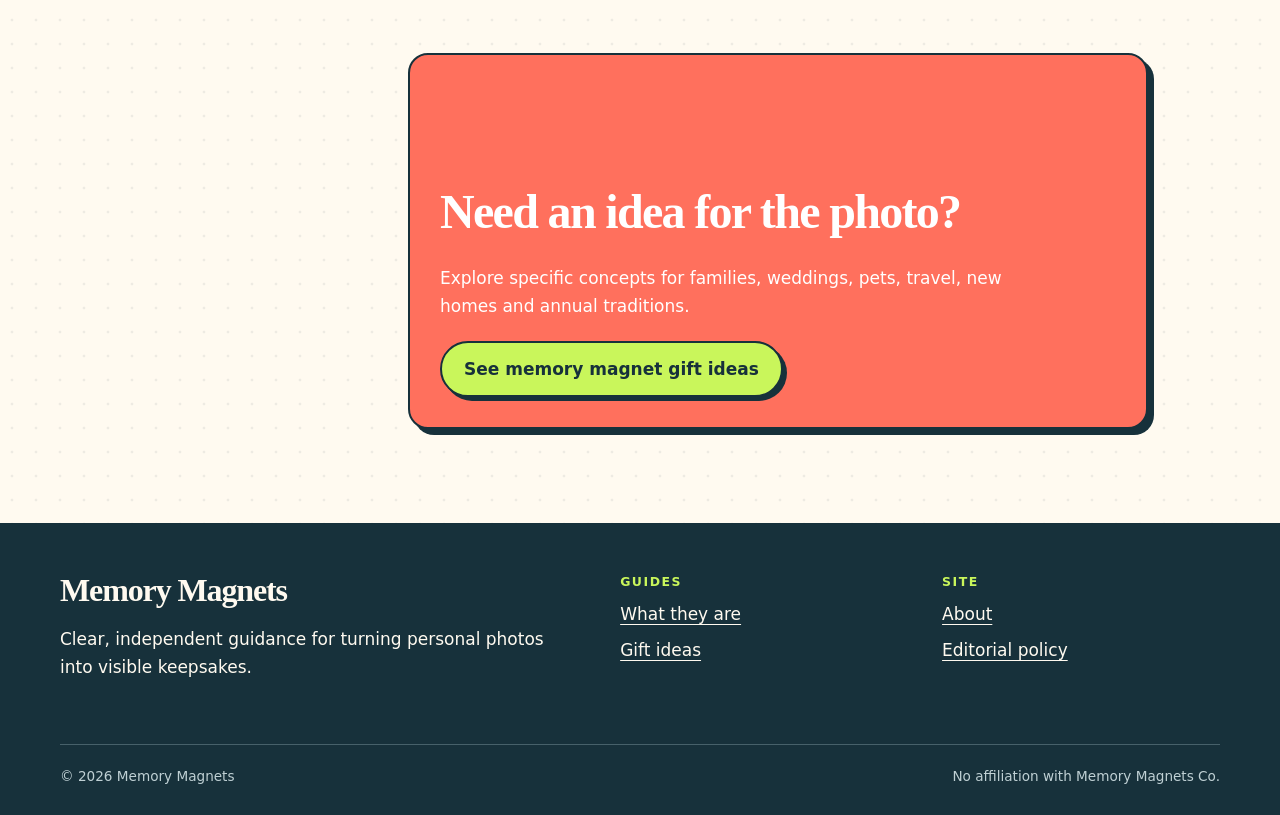
<file: guides/how-to-make-memory-magnets.html>
<!doctype html>
<html lang="en-US">
<head>
  <meta charset="utf-8"><meta name="viewport" content="width=device-width, initial-scale=1">
  <title>How to Make Memory Magnets at Home: Easy Guide</title>
  <meta name="description" content="Learn how to make memory magnets at home with photos, sturdy backing and magnetic sheet. Includes sizing, materials, printing and troubleshooting tips.">
  <link rel="canonical" href="https://memory-magnets.github.io/guides/how-to-make-memory-magnets.html"><meta name="robots" content="index,follow,max-image-preview:large,max-snippet:-1">
  <meta property="og:type" content="article"><meta property="og:title" content="How to Make Memory Magnets at Home"><meta property="og:description" content="A realistic step-by-step tutorial for clean, durable personalized photo magnets."><meta property="og:url" content="https://memory-magnets.github.io/guides/how-to-make-memory-magnets.html"><meta property="og:image" content="https://memory-magnets.github.io/assets/memory-magnets-hero.png"><meta property="og:image:width" content="1200"><meta property="og:image:height" content="630"><meta name="twitter:card" content="summary_large_image">
  <link rel="icon" href="/assets/favicon.svg" sizes="any" type="image/svg+xml"><link rel="icon" href="/assets/favicon-48.png" sizes="48x48" type="image/png"><link rel="apple-touch-icon" href="/assets/apple-touch-icon.png" sizes="180x180"><link rel="stylesheet" href="/assets/styles.css">
  <script type="application/ld+json">
  {"@context":"https://schema.org","@type":"HowTo","name":"How to Make Memory Magnets at Home","description":"Make a personalized photo magnet with a printed image, rigid core, protective film and magnetic backing.","image":"https://memory-magnets.github.io/assets/magnet-process.png","datePublished":"2026-06-27","dateModified":"2026-06-27","totalTime":"PT45M","supply":[{"@type":"HowToSupply","name":"Photo print"},{"@type":"HowToSupply","name":"Chipboard or heavy cardstock"},{"@type":"HowToSupply","name":"Adhesive magnetic sheet"},{"@type":"HowToSupply","name":"Clear self-adhesive laminate"}],"tool":[{"@type":"HowToTool","name":"Metal ruler"},{"@type":"HowToTool","name":"Craft knife or scissors"},{"@type":"HowToTool","name":"Cutting mat"}],"step":[{"@type":"HowToStep","name":"Choose and crop the image","text":"Select a clear, bright photo and crop it to the final magnet shape with safe space around important details."},{"@type":"HowToStep","name":"Print and protect the photo","text":"Print a proof at actual size, then cover the final print with clear self-adhesive laminate."},{"@type":"HowToStep","name":"Mount the print","text":"Apply the protected image evenly to a rigid chipboard or heavy cardstock core."},{"@type":"HowToStep","name":"Add the magnetic backing","text":"Cover most or all of the back with adhesive magnetic sheet and press the layers flat."},{"@type":"HowToStep","name":"Trim and test","text":"Trim the edges cleanly, let the adhesive cure, then test the magnet on its intended steel surface."}],"author":{"@type":"Organization","name":"Memory Magnets","url":"https://memory-magnets.github.io/about.html"},"mainEntityOfPage":"https://memory-magnets.github.io/guides/how-to-make-memory-magnets.html","inLanguage":"en-US"}
  </script>
  <script type="application/ld+json">{"@context":"https://schema.org","@type":"BreadcrumbList","itemListElement":[{"@type":"ListItem","position":1,"name":"Home","item":"https://memory-magnets.github.io/"},{"@type":"ListItem","position":2,"name":"Guides","item":"https://memory-magnets.github.io/#guides"},{"@type":"ListItem","position":3,"name":"How to make memory magnets","item":"https://memory-magnets.github.io/guides/how-to-make-memory-magnets.html"}]}</script>
</head>
<body>
  <a class="skip-link" href="#article">Skip to article</a>
  <header class="site-header"><div class="wrap nav-wrap"><a class="brand" href="/" aria-label="Memory Magnets home"><span class="brand-mark" aria-hidden="true"></span>Memory Magnets</a><button class="menu-button" type="button" aria-expanded="false" aria-controls="site-nav">Menu</button><nav class="site-nav" id="site-nav" aria-label="Main navigation" data-open="false"><a href="/guides/what-are-memory-magnets.html">What they are</a><a href="/guides/how-to-make-memory-magnets.html" aria-current="page">How to make</a><a href="/guides/memory-magnet-gift-ideas.html">Gift ideas</a><a class="nav-cta" href="/#guides">All guides</a></nav></div></header>
  <main>
    <header class="article-hero make"><div class="wrap"><nav class="breadcrumbs" aria-label="Breadcrumb"><a href="/">Home</a><span>/</span><a href="/#guides">Guides</a><span>/</span><span>How to make memory magnets</span></nav><p class="eyebrow">A practical home method</p><h1>How to make memory magnets</h1><p class="article-deck">Turn one favorite photo into a clean, sturdy magnet using basic craft materials. This method is designed for a small batch and does not require a button press.</p><div class="article-meta"><span>Updated June 27, 2026</span><span>About 10 minutes</span><span>45 minute project</span></div></div></header>
    <div class="article-layout" id="article">
      <aside class="toc" aria-label="On this page"><strong>On this page</strong><a href="#method">Choose a method</a><a href="#materials">Materials</a><a href="#prepare">Prepare the photo</a><a href="#assemble">Assembly</a><a href="#test">Test</a><a href="#problems">Fix problems</a><a href="#batch">Make a set</a></aside>
      <article class="article-body">
        <p>You can make a durable memory magnet at home by combining a protected photo print, a rigid paperboard core and adhesive magnetic sheet. The method is approachable, inexpensive for a small batch and flexible enough for squares, rectangles or simple circles.</p>
        <p>Plan on about 45 minutes for the first magnet, plus curing time for the adhesive. Work carefully with blades and use a proper cutting mat. Children should have adult help for cutting and adhesive steps.</p>

        <h2 id="method">Choose the method before the design</h2>
        <p>There are three realistic routes. A layered craft method gives you control and needs only common tools. Printable magnetic sheet is faster, but many home printers produce less vivid color on its coated surface. A button press creates a consistent finish for repeated production, although the machine and size-specific parts are unnecessary for a one-time gift.</p>
        <table class="comparison"><thead><tr><th>Method</th><th>Ideal quantity</th><th>Main tradeoff</th></tr></thead><tbody><tr><td>Layered photo and magnetic sheet</td><td>1 to 20</td><td>More hand trimming</td></tr><tr><td>Printable magnetic sheet</td><td>1 to 10</td><td>Thinner feel and printer limits</td></tr><tr><td>Button press</td><td>Dozens or more</td><td>Equipment cost and fixed sizes</td></tr></tbody></table>
        <p>The tutorial below uses the layered method. It gives a photo a flatter, more substantial feel than thin printable sheet and lets you replace any one material if the first test needs improvement.</p>

        <h2 id="materials">Gather the right materials</h2>
        <ul>
          <li><strong>A photo print:</strong> matte or luster paper is easier to handle than glossy paper and tends to show fewer fingerprints.</li>
          <li><strong>A rigid core:</strong> medium chipboard or dense, acid-free cardstock keeps the magnet flat.</li>
          <li><strong>Clear self-adhesive laminate:</strong> a thin protective film guards the ink against damp hands and light splashes.</li>
          <li><strong>Adhesive magnetic sheet:</strong> choose a sheet that lies flat and provides enough pull for the finished weight.</li>
          <li><strong>Cutting tools:</strong> use a metal ruler, sharp craft knife and cutting mat for straight edges. A sturdy circle punch works for round designs.</li>
          <li><strong>Burnishing tool:</strong> a clean brayer, old gift card or bone folder helps remove air pockets.</li>
        </ul>
        <div class="callout"><p><strong>Before buying supplies:</strong> test the intended display area with an ordinary magnet. Some stainless steel refrigerator doors do not attract magnets, while the side panel may.</p></div>

        <figure><img src="/assets/magnet-process.svg" width="800" height="620" loading="lazy" alt="Illustrated process showing photo choice, cropping, layering and final memory magnet display"><figcaption>The sequence is simple, but an actual-size proof prevents most errors.</figcaption></figure>

        <h2 id="prepare">1. Choose, crop and proof the photo</h2>
        <p>Start with the original image file rather than a screenshot or a version downloaded from social media. The extra resolution helps faces and edges stay clear. Brighten a dark image gently, but avoid strong filters that flatten skin tones or hide detail.</p>
        <p>Set your document to the finished size. Two to three inches on the longest side suits most refrigerator magnets. Add roughly one eighth of an inch of extra image around every edge as a bleed area. Keep faces, dates and other important content at least another one eighth of an inch inside the trim line.</p>
        <p>Print a draft on ordinary paper at 100 percent scale. Cut it out and hold it at arm’s length. Is the subject obvious? Can you read the text without squinting? Does a circular crop cut off shoulders or landmarks? Adjust now, then print the final image using the best suitable setting for your chosen paper.</p>

        <h2 id="assemble">2. Protect and assemble the layers</h2>
        <p>Let the printed ink dry fully. Cut clear laminate slightly larger than the photo. Peel back only a narrow strip of liner, align one edge, then lower the film gradually while smoothing from the center outward. Moving slowly reduces bubbles. Trim the protected print to its intended outer edge.</p>
        <p>Apply a thin, even layer of suitable adhesive to the chipboard, or use an adhesive sheet for cleaner coverage. Align the photo and press it firmly with a brayer or card. Avoid wet glue that can soak and warp paper. Place the mounted image under a clean book while it sets.</p>
        <p>Cut the magnetic sheet to cover the entire back or most of it. Full coverage helps wide rectangles resist rotation and keeps corners supported. Peel the liner, align one edge and lower the magnet onto the core. Press across the back, paying special attention to corners.</p>
        <p>For straight shapes, make the final trim with several light knife passes against a metal ruler. Do not try to force a thick stack through in one pass. Round the corners slightly if the magnet will be mailed, since sharp paperboard corners can bend.</p>

        <h2 id="test">3. Cure and test the finished magnet</h2>
        <p>Keep the piece flat under moderate, even weight for the adhesive’s recommended curing period. Then place it on the intended surface. It should stay in position when the door opens and closes. Check every edge for lifting and look across the front under side light for bubbles.</p>
        <p>If you are making a gift set, live with the test piece for a day before assembling the rest. Kitchens introduce heat, humidity and frequent movement. A short real-world test gives more useful information than pulling on the magnet immediately after assembly.</p>

        <h2 id="problems">Troubleshooting common problems</h2>
        <h3>The magnet slides down</h3>
        <p>The finished stack is too heavy for the magnetic backing, or the surface has weak magnetic attraction. Replace a small strip with stronger, wider coverage. Reducing thick decorative layers also helps.</p>
        <h3>The corners curl</h3>
        <p>The paper and backing are reacting differently to moisture or tension. Use a denser core, apply adhesive across the entire surface and cure the piece flat. Do not laminate only one side of very thin paper without adding a stable core.</p>
        <h3>The photo looks dull</h3>
        <p>Confirm that the printer setting matches the paper. Printable magnetic sheets may need a different profile than photo paper. Clear film can change contrast slightly, so evaluate the complete sample before printing a batch.</p>
        <h3>There are bubbles under the film</h3>
        <p>Tiny bubbles can sometimes be pressed toward an edge. For a large crease or trapped fiber, remake the top layer. Apply film in a clean area and expose the adhesive gradually rather than dropping the whole sheet at once.</p>

        <h2 id="batch">How to make a coordinated set</h2>
        <p>Choose one size and one visual rule for every magnet. That rule might be a white border, a small date in the lower corner or a shared background color. Edit all images in one session so brightness and color feel related.</p>
        <p>Create a paper template for the cut size and label the back of each proof. Arrange the set in its intended order before final printing. For an annual collection, save the design file and record the typeface, dimensions and paper. Those notes make next year’s addition easy to match.</p>
        <p>Package finished magnets face-to-face with clean tissue between them, then add a piece of card to stop bending. Do not place a magnetic back directly against another photo surface for long storage. Include a short note explaining the people, place or date if the recipient may not recognize every image.</p>

        <h2>Keep the first project simple</h2>
        <p>The best first memory magnet is not the one with the most effects. It is the one with a clear image, a thoughtful crop, flat layers and enough magnetic strength. Make one complete sample, learn from it and only then repeat the process. That discipline produces a better gift and wastes fewer materials.</p>
        <div class="article-cta"><h2>Need an idea for the photo?</h2><p>Explore specific concepts for families, weddings, pets, travel, new homes and annual traditions.</p><a class="button" href="/guides/memory-magnet-gift-ideas.html">See memory magnet gift ideas</a></div>
      </article>
    </div>
  </main>
  <footer class="site-footer"><div class="wrap"><div class="footer-grid"><div><h2>Memory Magnets</h2><p>Clear, independent guidance for turning personal photos into visible keepsakes.</p></div><div><h3>Guides</h3><ul><li><a href="/guides/what-are-memory-magnets.html">What they are</a></li><li><a href="/guides/memory-magnet-gift-ideas.html">Gift ideas</a></li></ul></div><div><h3>Site</h3><ul><li><a href="/about.html">About</a></li><li><a href="/editorial-policy.html">Editorial policy</a></li></ul></div></div><div class="footer-note"><span>© <span data-year>2026</span> Memory Magnets</span><span>No affiliation with Memory Magnets Co.</span></div></div></footer>
  <script src="/assets/site.js" defer></script>
</body>
</html>
</file>
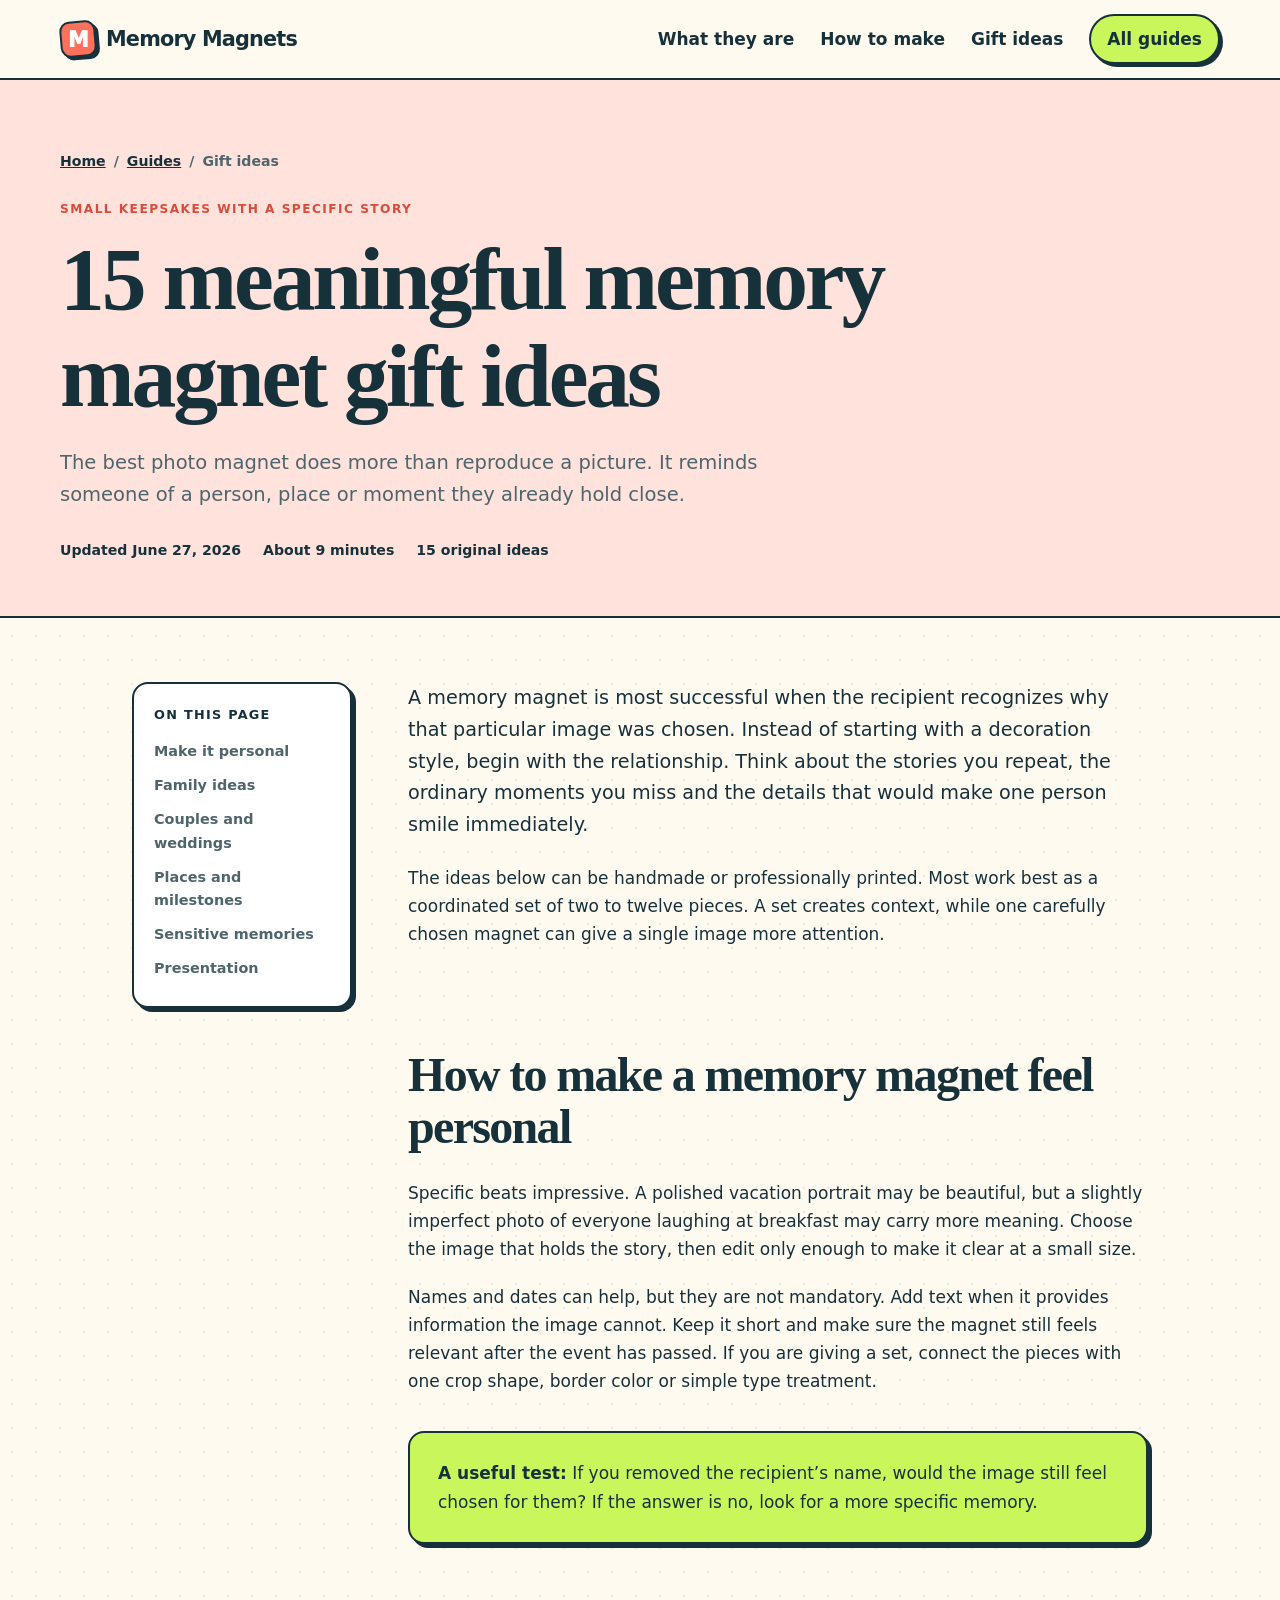
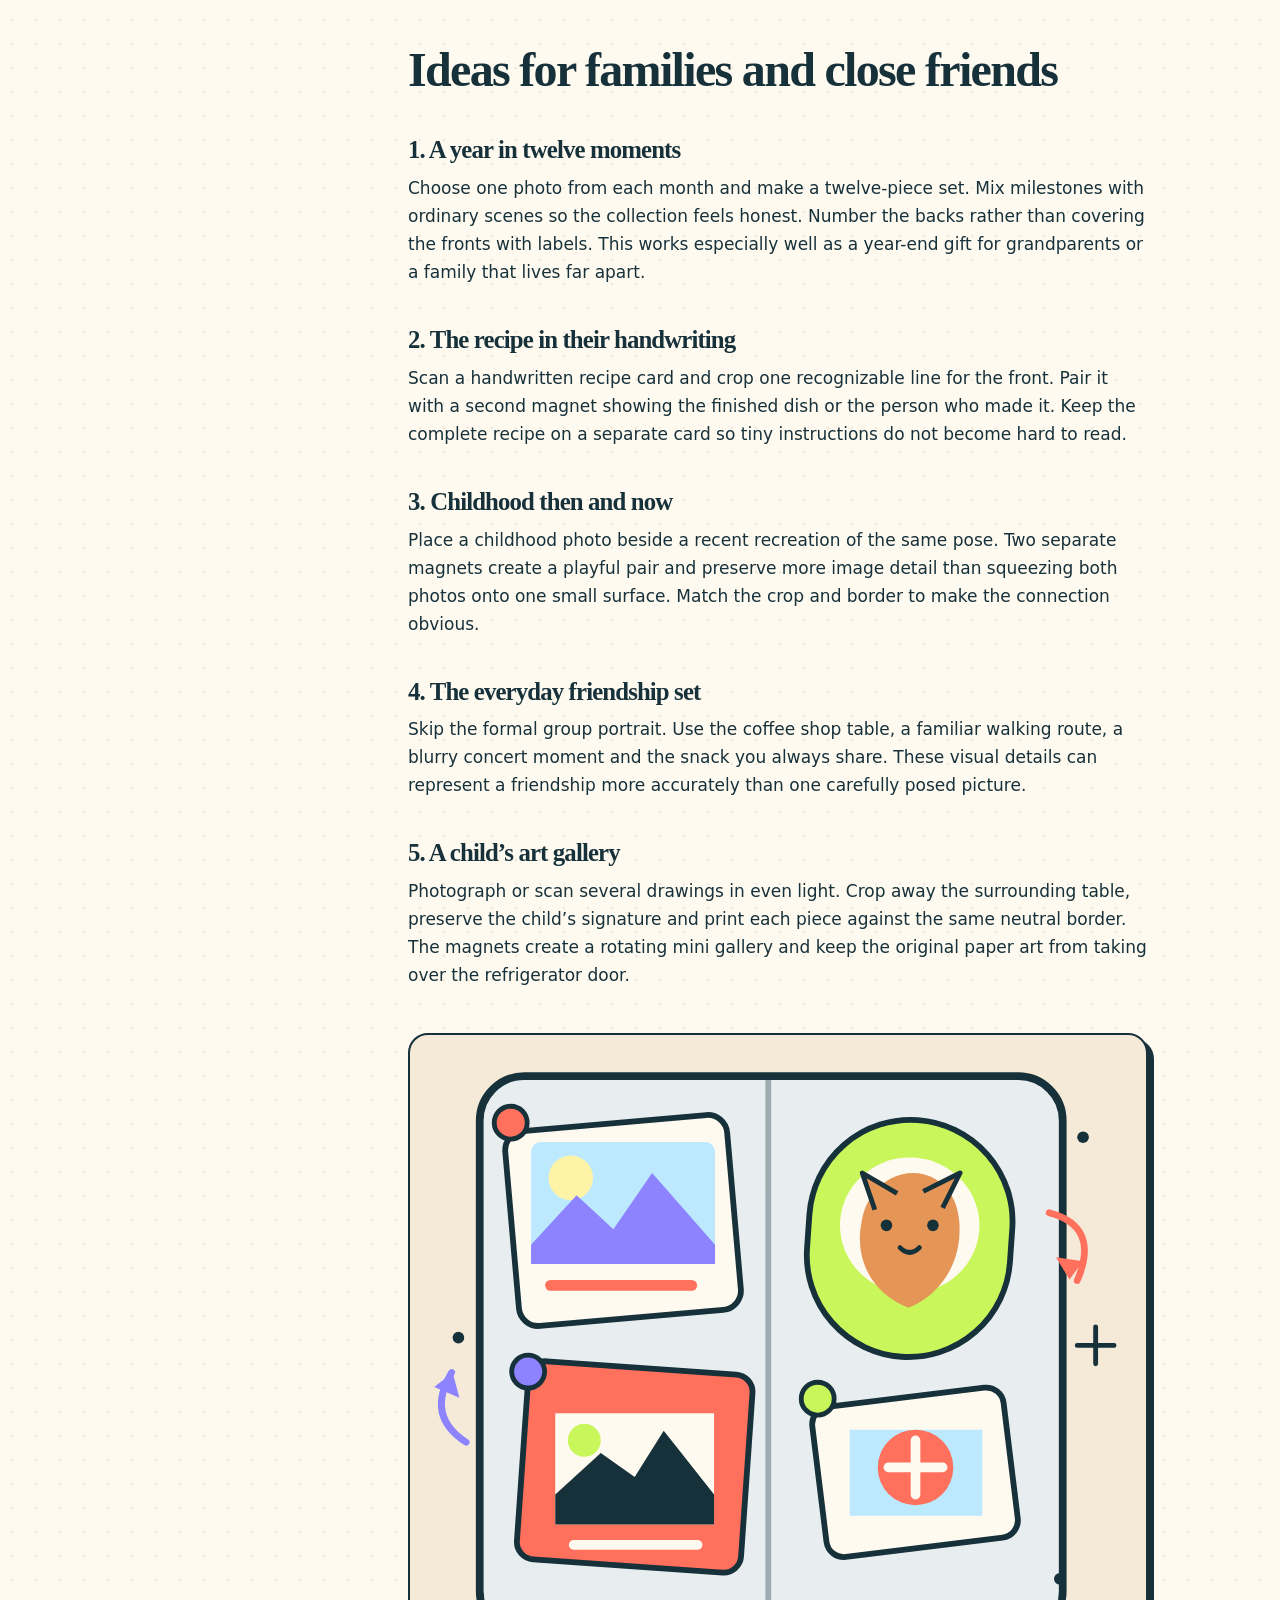
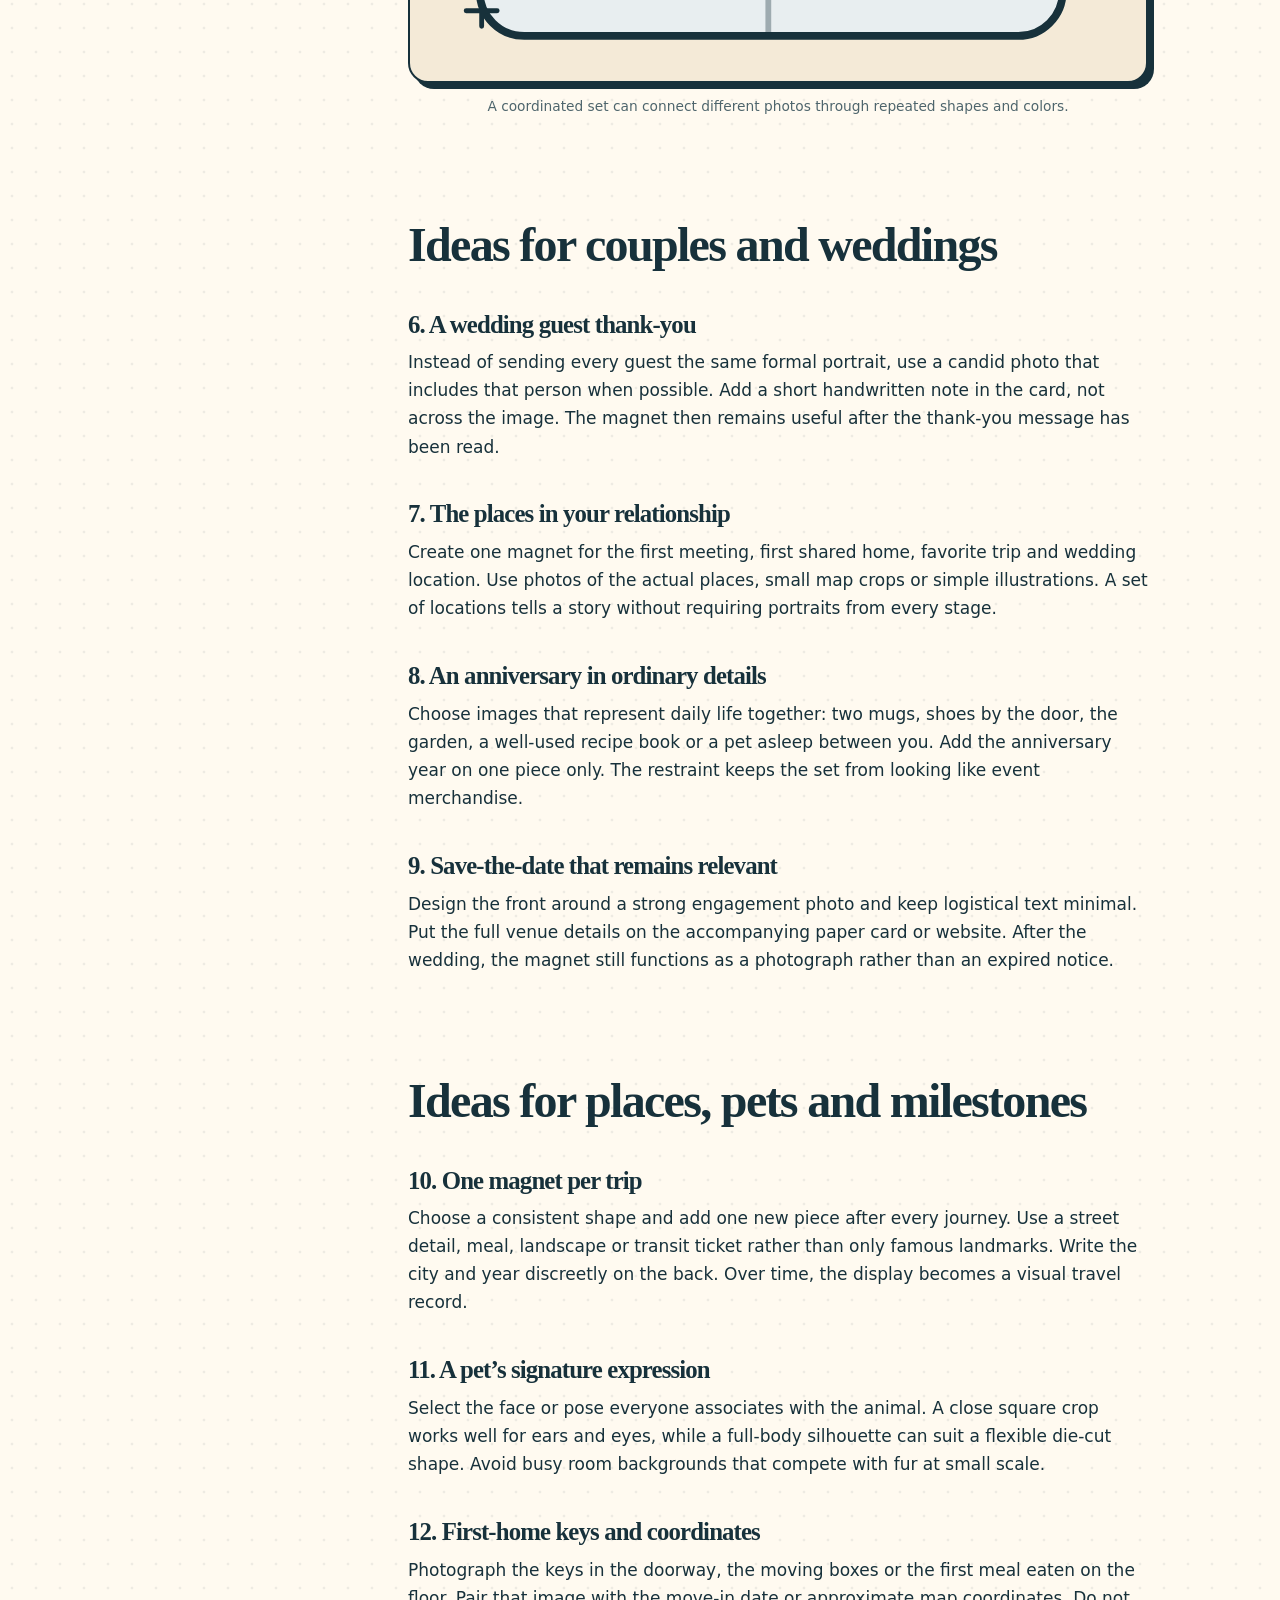
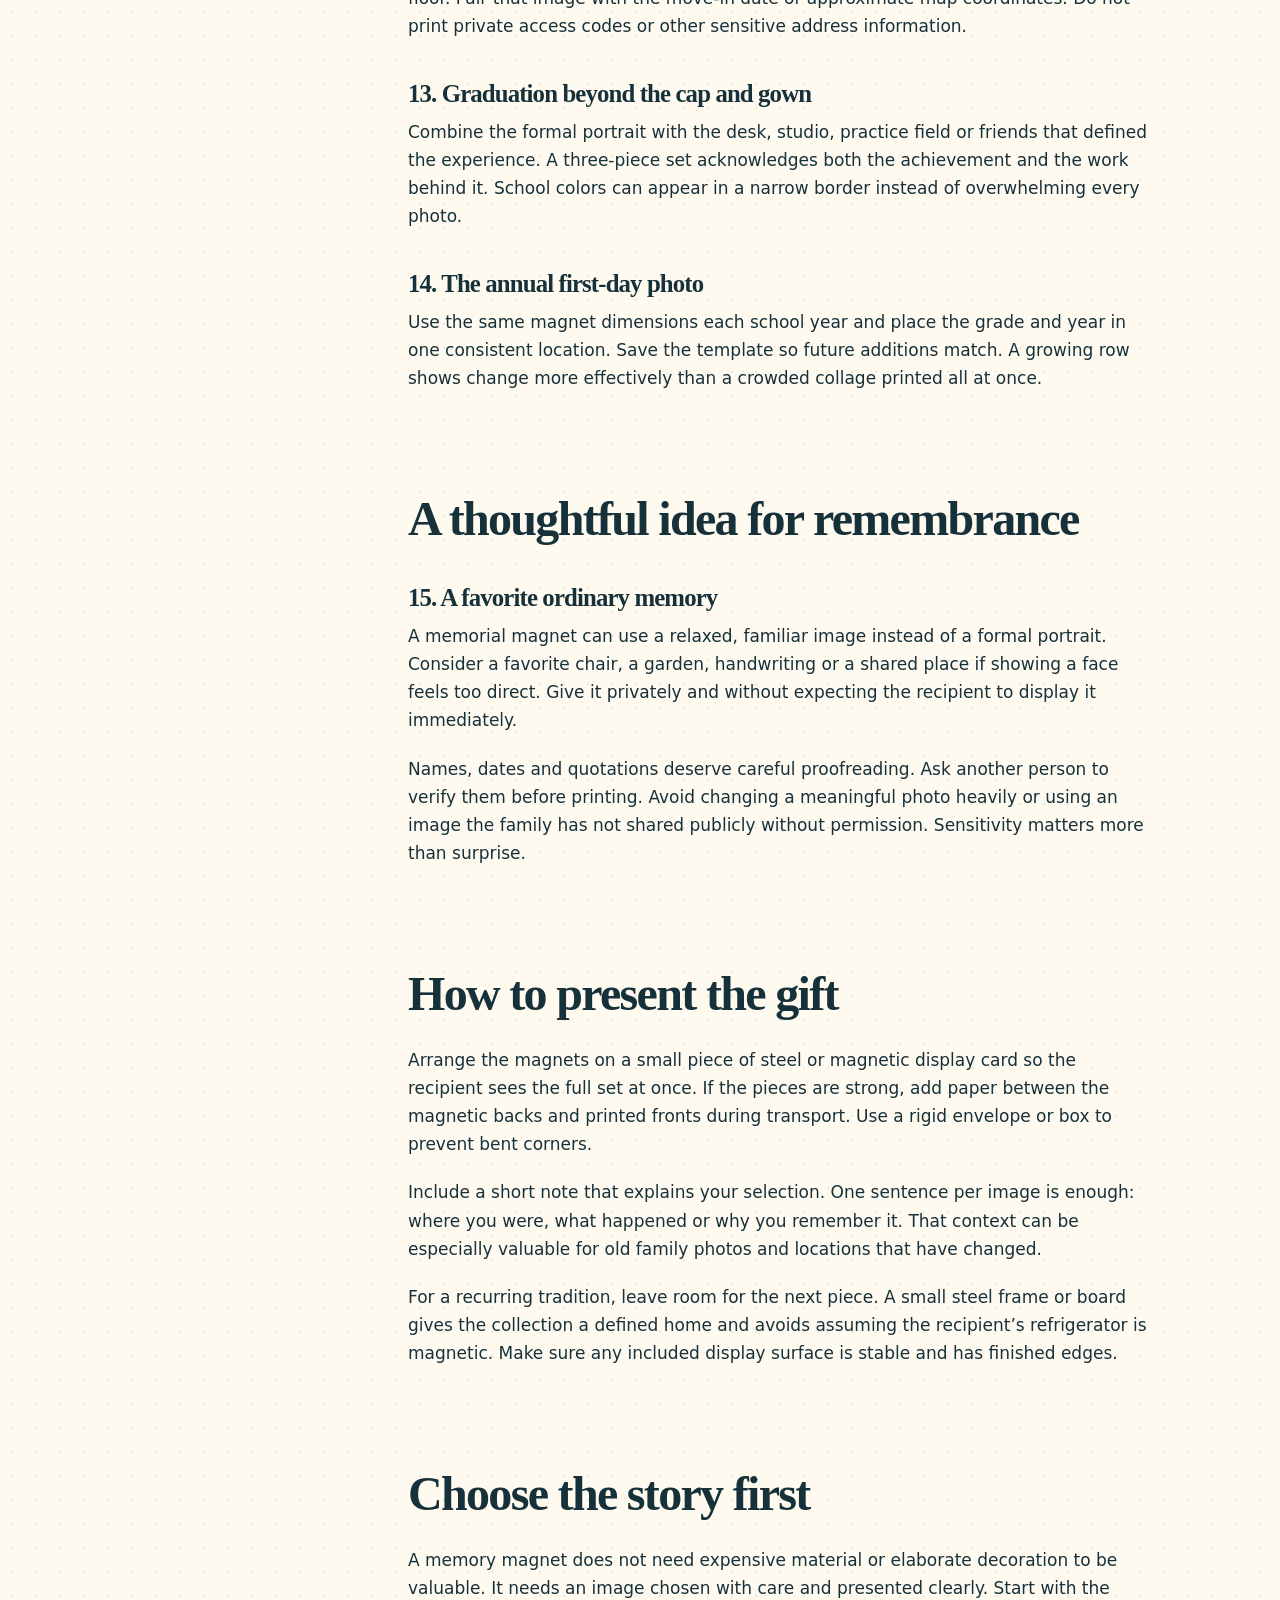
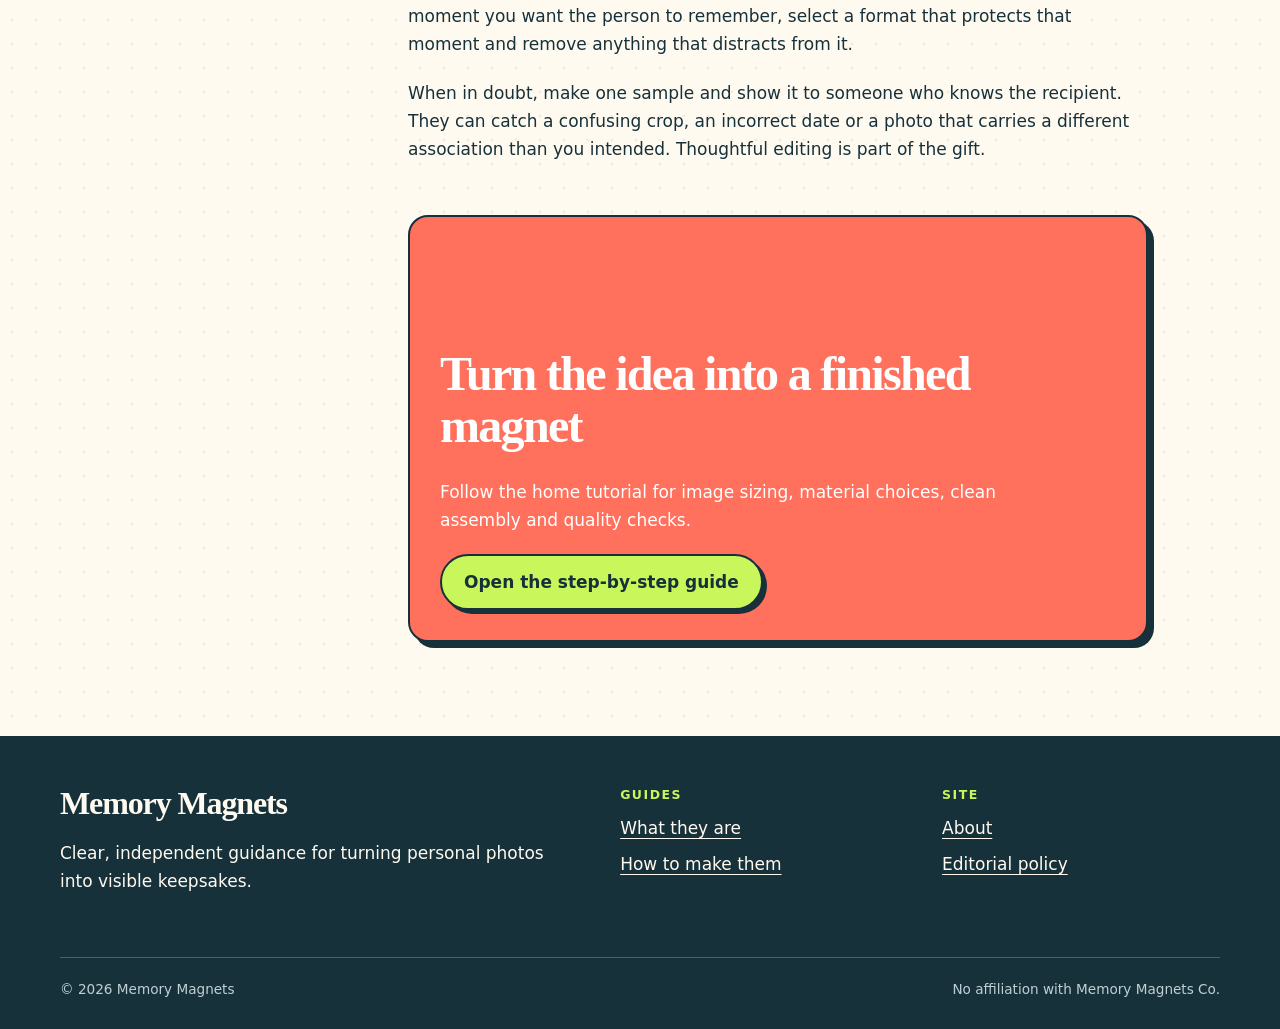
<file: guides/memory-magnet-gift-ideas.html>
<!doctype html>
<html lang="en-US">
<head>
  <meta charset="utf-8"><meta name="viewport" content="width=device-width, initial-scale=1">
  <title>15 Meaningful Memory Magnet Gift Ideas</title>
  <meta name="description" content="Find 15 personal memory magnet gift ideas for families, couples, weddings, pets, travel, new homes, memorials and annual photo traditions.">
  <link rel="canonical" href="https://memory-magnets.github.io/guides/memory-magnet-gift-ideas.html"><meta name="robots" content="index,follow,max-image-preview:large,max-snippet:-1">
  <meta property="og:type" content="article"><meta property="og:title" content="15 Meaningful Memory Magnet Gift Ideas"><meta property="og:description" content="Specific, thoughtful photo magnet concepts for the people and moments that matter."><meta property="og:url" content="https://memory-magnets.github.io/guides/memory-magnet-gift-ideas.html"><meta property="og:image" content="https://memory-magnets.github.io/assets/memory-magnets-hero.png"><meta property="og:image:width" content="1200"><meta property="og:image:height" content="630"><meta name="twitter:card" content="summary_large_image">
  <link rel="icon" href="/assets/favicon.svg" sizes="any" type="image/svg+xml"><link rel="icon" href="/assets/favicon-48.png" sizes="48x48" type="image/png"><link rel="apple-touch-icon" href="/assets/apple-touch-icon.png" sizes="180x180"><link rel="stylesheet" href="/assets/styles.css">
  <script type="application/ld+json">{"@context":"https://schema.org","@type":"Article","headline":"15 Meaningful Memory Magnet Gift Ideas for Every Occasion","description":"Personalized memory magnet concepts for families, weddings, pets, travel, memorials and yearly traditions.","image":"https://memory-magnets.github.io/assets/memory-magnets-hero.png","datePublished":"2026-06-27","dateModified":"2026-06-27","author":{"@type":"Organization","name":"Memory Magnets","url":"https://memory-magnets.github.io/about.html"},"publisher":{"@type":"Organization","name":"Memory Magnets","logo":{"@type":"ImageObject","url":"https://memory-magnets.github.io/assets/favicon.svg"}},"mainEntityOfPage":"https://memory-magnets.github.io/guides/memory-magnet-gift-ideas.html","inLanguage":"en-US"}</script>
  <script type="application/ld+json">{"@context":"https://schema.org","@type":"BreadcrumbList","itemListElement":[{"@type":"ListItem","position":1,"name":"Home","item":"https://memory-magnets.github.io/"},{"@type":"ListItem","position":2,"name":"Guides","item":"https://memory-magnets.github.io/#guides"},{"@type":"ListItem","position":3,"name":"Memory magnet gift ideas","item":"https://memory-magnets.github.io/guides/memory-magnet-gift-ideas.html"}]}</script>
</head>
<body>
  <a class="skip-link" href="#article">Skip to article</a>
  <header class="site-header"><div class="wrap nav-wrap"><a class="brand" href="/" aria-label="Memory Magnets home"><span class="brand-mark" aria-hidden="true"></span>Memory Magnets</a><button class="menu-button" type="button" aria-expanded="false" aria-controls="site-nav">Menu</button><nav class="site-nav" id="site-nav" aria-label="Main navigation" data-open="false"><a href="/guides/what-are-memory-magnets.html">What they are</a><a href="/guides/how-to-make-memory-magnets.html">How to make</a><a href="/guides/memory-magnet-gift-ideas.html" aria-current="page">Gift ideas</a><a class="nav-cta" href="/#guides">All guides</a></nav></div></header>
  <main>
    <header class="article-hero gift"><div class="wrap"><nav class="breadcrumbs" aria-label="Breadcrumb"><a href="/">Home</a><span>/</span><a href="/#guides">Guides</a><span>/</span><span>Gift ideas</span></nav><p class="eyebrow">Small keepsakes with a specific story</p><h1>15 meaningful memory magnet gift ideas</h1><p class="article-deck">The best photo magnet does more than reproduce a picture. It reminds someone of a person, place or moment they already hold close.</p><div class="article-meta"><span>Updated June 27, 2026</span><span>About 9 minutes</span><span>15 original ideas</span></div></div></header>
    <div class="article-layout" id="article">
      <aside class="toc" aria-label="On this page"><strong>On this page</strong><a href="#personal">Make it personal</a><a href="#family">Family ideas</a><a href="#couples">Couples and weddings</a><a href="#places">Places and milestones</a><a href="#sensitive">Sensitive memories</a><a href="#present">Presentation</a></aside>
      <article class="article-body">
        <p>A memory magnet is most successful when the recipient recognizes why that particular image was chosen. Instead of starting with a decoration style, begin with the relationship. Think about the stories you repeat, the ordinary moments you miss and the details that would make one person smile immediately.</p>
        <p>The ideas below can be handmade or professionally printed. Most work best as a coordinated set of two to twelve pieces. A set creates context, while one carefully chosen magnet can give a single image more attention.</p>

        <h2 id="personal">How to make a memory magnet feel personal</h2>
        <p>Specific beats impressive. A polished vacation portrait may be beautiful, but a slightly imperfect photo of everyone laughing at breakfast may carry more meaning. Choose the image that holds the story, then edit only enough to make it clear at a small size.</p>
        <p>Names and dates can help, but they are not mandatory. Add text when it provides information the image cannot. Keep it short and make sure the magnet still feels relevant after the event has passed. If you are giving a set, connect the pieces with one crop shape, border color or simple type treatment.</p>
        <div class="callout"><p><strong>A useful test:</strong> If you removed the recipient’s name, would the image still feel chosen for them? If the answer is no, look for a more specific memory.</p></div>

        <h2 id="family">Ideas for families and close friends</h2>
        <h3>1. A year in twelve moments</h3>
        <p>Choose one photo from each month and make a twelve-piece set. Mix milestones with ordinary scenes so the collection feels honest. Number the backs rather than covering the fronts with labels. This works especially well as a year-end gift for grandparents or a family that lives far apart.</p>
        <h3>2. The recipe in their handwriting</h3>
        <p>Scan a handwritten recipe card and crop one recognizable line for the front. Pair it with a second magnet showing the finished dish or the person who made it. Keep the complete recipe on a separate card so tiny instructions do not become hard to read.</p>
        <h3>3. Childhood then and now</h3>
        <p>Place a childhood photo beside a recent recreation of the same pose. Two separate magnets create a playful pair and preserve more image detail than squeezing both photos onto one small surface. Match the crop and border to make the connection obvious.</p>
        <h3>4. The everyday friendship set</h3>
        <p>Skip the formal group portrait. Use the coffee shop table, a familiar walking route, a blurry concert moment and the snack you always share. These visual details can represent a friendship more accurately than one carefully posed picture.</p>
        <h3>5. A child’s art gallery</h3>
        <p>Photograph or scan several drawings in even light. Crop away the surrounding table, preserve the child’s signature and print each piece against the same neutral border. The magnets create a rotating mini gallery and keep the original paper art from taking over the refrigerator door.</p>

        <figure><img src="/assets/memory-magnets-hero.svg" width="760" height="650" loading="lazy" alt="Illustrated collection of memory magnets showing family, pet, birthday and travel moments"><figcaption>A coordinated set can connect different photos through repeated shapes and colors.</figcaption></figure>

        <h2 id="couples">Ideas for couples and weddings</h2>
        <h3>6. A wedding guest thank-you</h3>
        <p>Instead of sending every guest the same formal portrait, use a candid photo that includes that person when possible. Add a short handwritten note in the card, not across the image. The magnet then remains useful after the thank-you message has been read.</p>
        <h3>7. The places in your relationship</h3>
        <p>Create one magnet for the first meeting, first shared home, favorite trip and wedding location. Use photos of the actual places, small map crops or simple illustrations. A set of locations tells a story without requiring portraits from every stage.</p>
        <h3>8. An anniversary in ordinary details</h3>
        <p>Choose images that represent daily life together: two mugs, shoes by the door, the garden, a well-used recipe book or a pet asleep between you. Add the anniversary year on one piece only. The restraint keeps the set from looking like event merchandise.</p>
        <h3>9. Save-the-date that remains relevant</h3>
        <p>Design the front around a strong engagement photo and keep logistical text minimal. Put the full venue details on the accompanying paper card or website. After the wedding, the magnet still functions as a photograph rather than an expired notice.</p>

        <h2 id="places">Ideas for places, pets and milestones</h2>
        <h3>10. One magnet per trip</h3>
        <p>Choose a consistent shape and add one new piece after every journey. Use a street detail, meal, landscape or transit ticket rather than only famous landmarks. Write the city and year discreetly on the back. Over time, the display becomes a visual travel record.</p>
        <h3>11. A pet’s signature expression</h3>
        <p>Select the face or pose everyone associates with the animal. A close square crop works well for ears and eyes, while a full-body silhouette can suit a flexible die-cut shape. Avoid busy room backgrounds that compete with fur at small scale.</p>
        <h3>12. First-home keys and coordinates</h3>
        <p>Photograph the keys in the doorway, the moving boxes or the first meal eaten on the floor. Pair that image with the move-in date or approximate map coordinates. Do not print private access codes or other sensitive address information.</p>
        <h3>13. Graduation beyond the cap and gown</h3>
        <p>Combine the formal portrait with the desk, studio, practice field or friends that defined the experience. A three-piece set acknowledges both the achievement and the work behind it. School colors can appear in a narrow border instead of overwhelming every photo.</p>
        <h3>14. The annual first-day photo</h3>
        <p>Use the same magnet dimensions each school year and place the grade and year in one consistent location. Save the template so future additions match. A growing row shows change more effectively than a crowded collage printed all at once.</p>

        <h2 id="sensitive">A thoughtful idea for remembrance</h2>
        <h3>15. A favorite ordinary memory</h3>
        <p>A memorial magnet can use a relaxed, familiar image instead of a formal portrait. Consider a favorite chair, a garden, handwriting or a shared place if showing a face feels too direct. Give it privately and without expecting the recipient to display it immediately.</p>
        <p>Names, dates and quotations deserve careful proofreading. Ask another person to verify them before printing. Avoid changing a meaningful photo heavily or using an image the family has not shared publicly without permission. Sensitivity matters more than surprise.</p>

        <h2 id="present">How to present the gift</h2>
        <p>Arrange the magnets on a small piece of steel or magnetic display card so the recipient sees the full set at once. If the pieces are strong, add paper between the magnetic backs and printed fronts during transport. Use a rigid envelope or box to prevent bent corners.</p>
        <p>Include a short note that explains your selection. One sentence per image is enough: where you were, what happened or why you remember it. That context can be especially valuable for old family photos and locations that have changed.</p>
        <p>For a recurring tradition, leave room for the next piece. A small steel frame or board gives the collection a defined home and avoids assuming the recipient’s refrigerator is magnetic. Make sure any included display surface is stable and has finished edges.</p>

        <h2>Choose the story first</h2>
        <p>A memory magnet does not need expensive material or elaborate decoration to be valuable. It needs an image chosen with care and presented clearly. Start with the moment you want the person to remember, select a format that protects that moment and remove anything that distracts from it.</p>
        <p>When in doubt, make one sample and show it to someone who knows the recipient. They can catch a confusing crop, an incorrect date or a photo that carries a different association than you intended. Thoughtful editing is part of the gift.</p>
        <div class="article-cta"><h2>Turn the idea into a finished magnet</h2><p>Follow the home tutorial for image sizing, material choices, clean assembly and quality checks.</p><a class="button" href="/guides/how-to-make-memory-magnets.html">Open the step-by-step guide</a></div>
      </article>
    </div>
  </main>
  <footer class="site-footer"><div class="wrap"><div class="footer-grid"><div><h2>Memory Magnets</h2><p>Clear, independent guidance for turning personal photos into visible keepsakes.</p></div><div><h3>Guides</h3><ul><li><a href="/guides/what-are-memory-magnets.html">What they are</a></li><li><a href="/guides/how-to-make-memory-magnets.html">How to make them</a></li></ul></div><div><h3>Site</h3><ul><li><a href="/about.html">About</a></li><li><a href="/editorial-policy.html">Editorial policy</a></li></ul></div></div><div class="footer-note"><span>© <span data-year>2026</span> Memory Magnets</span><span>No affiliation with Memory Magnets Co.</span></div></div></footer>
  <script src="/assets/site.js" defer></script>
</body>
</html>
</file>
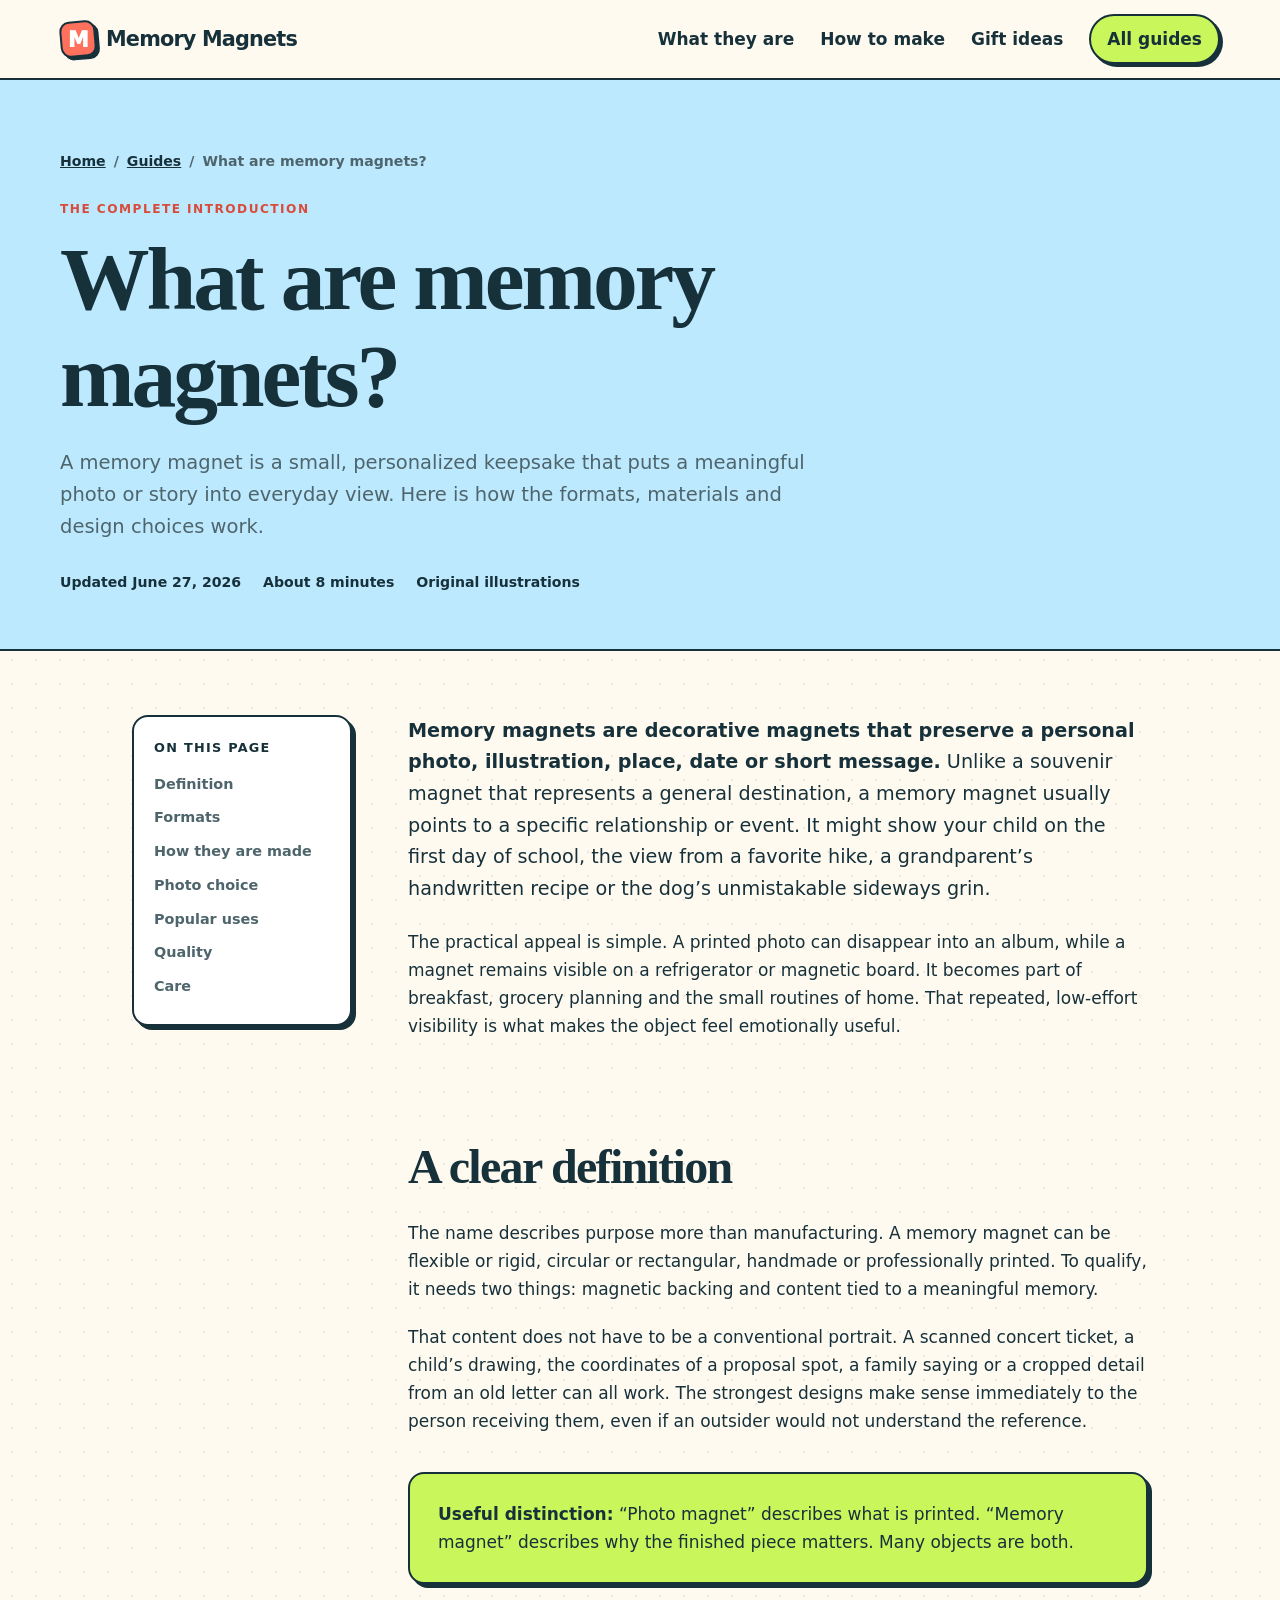
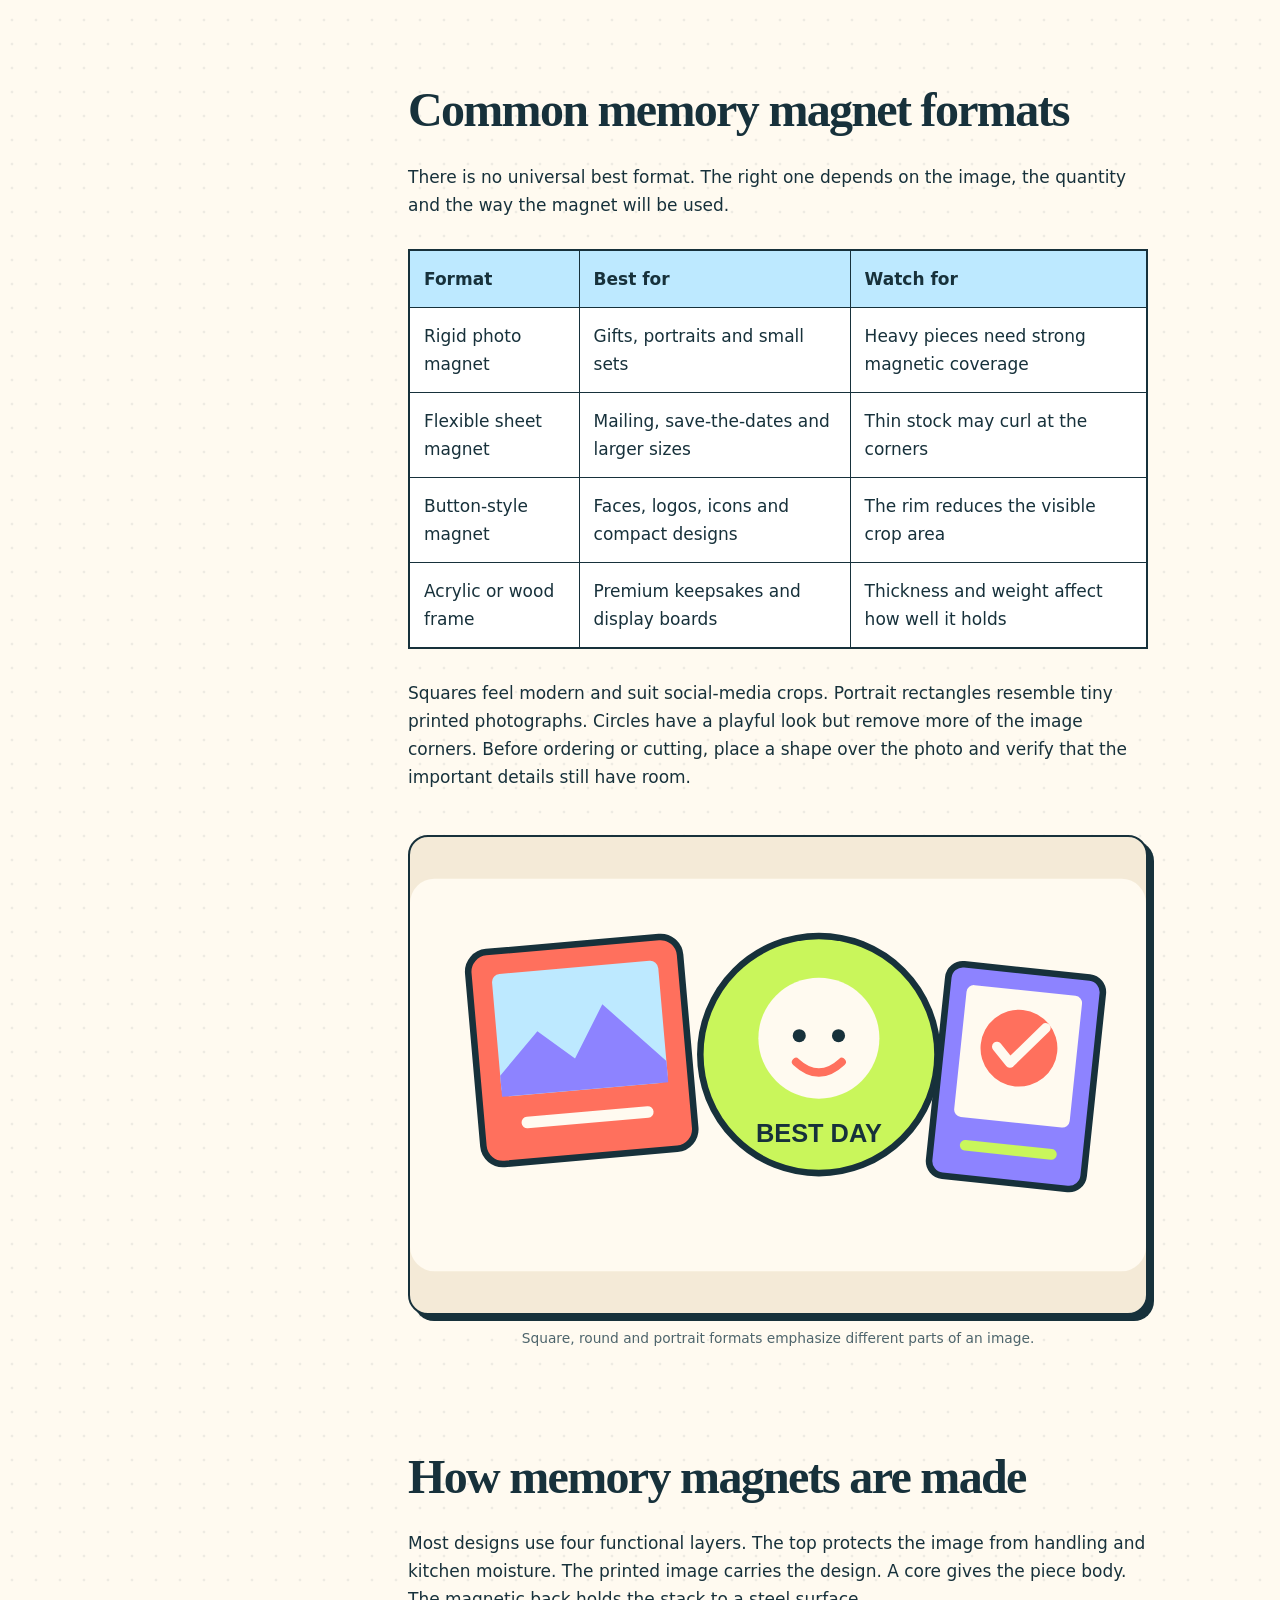
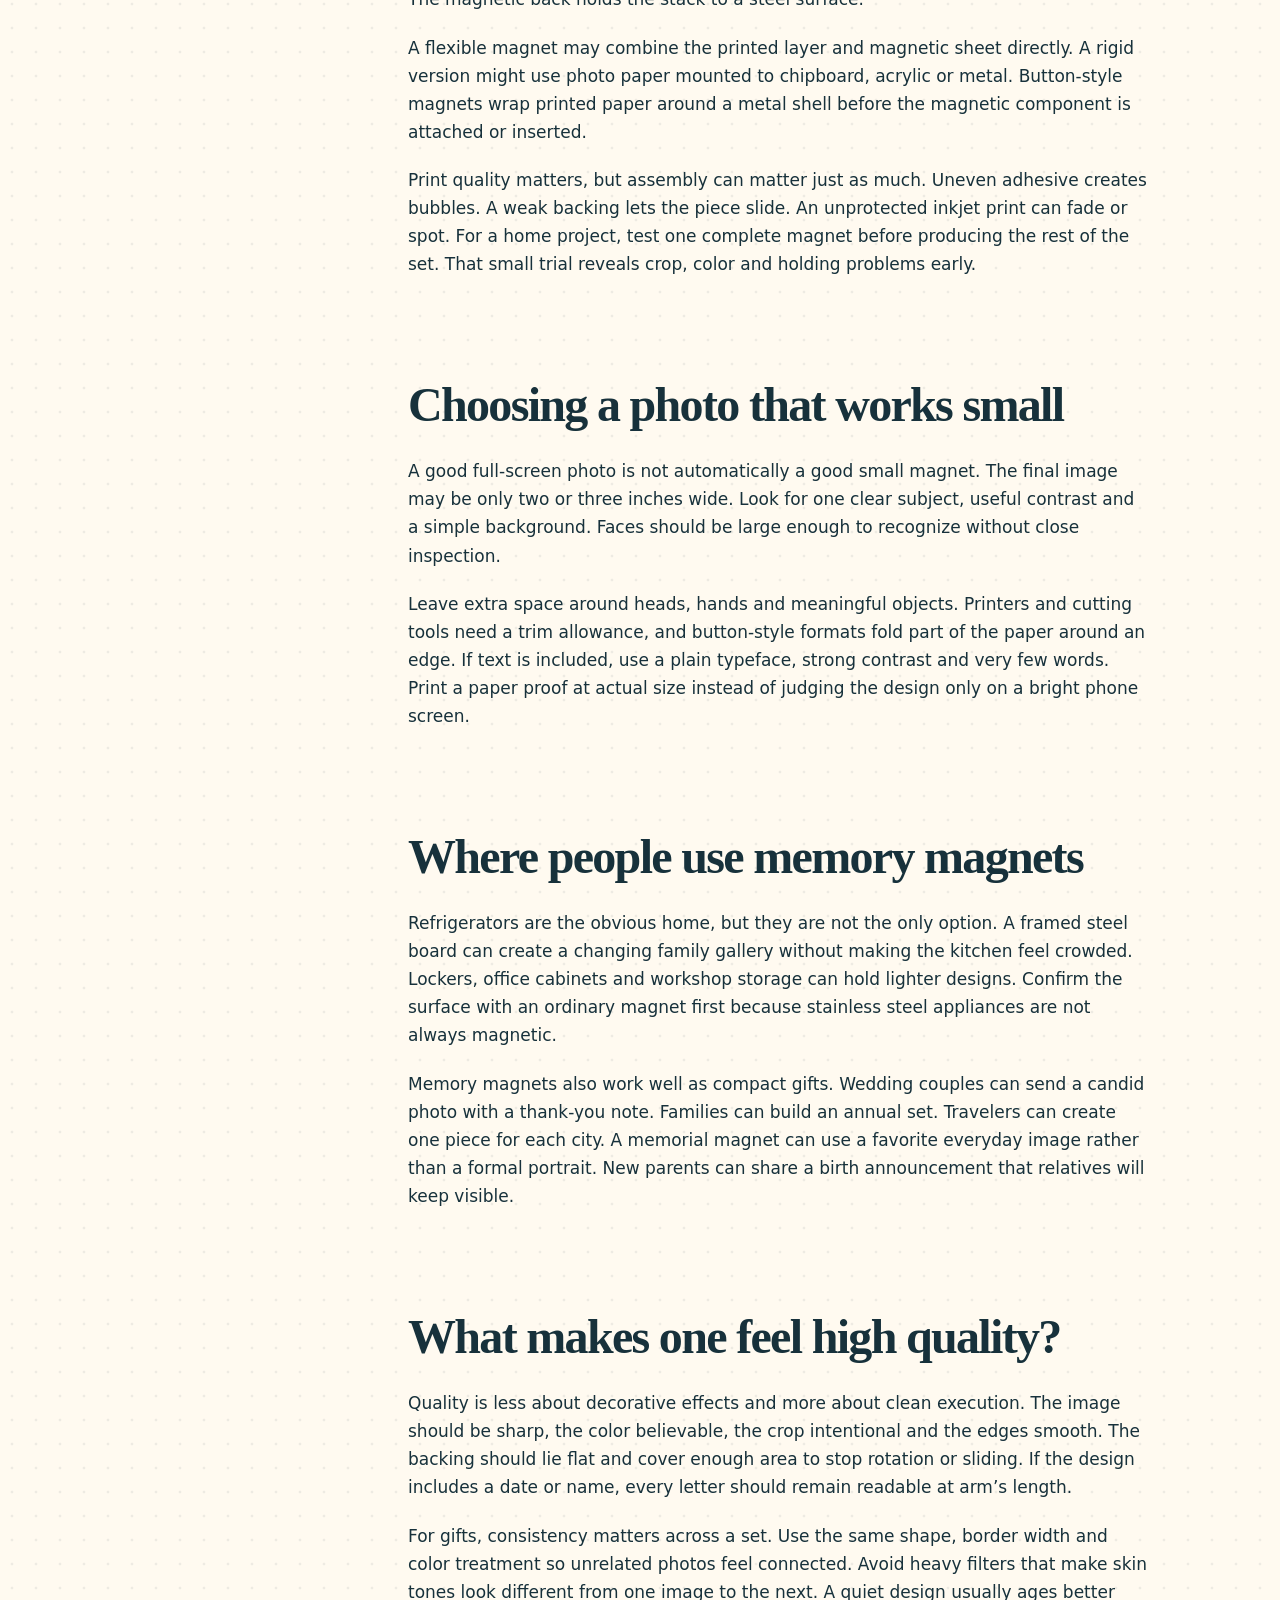
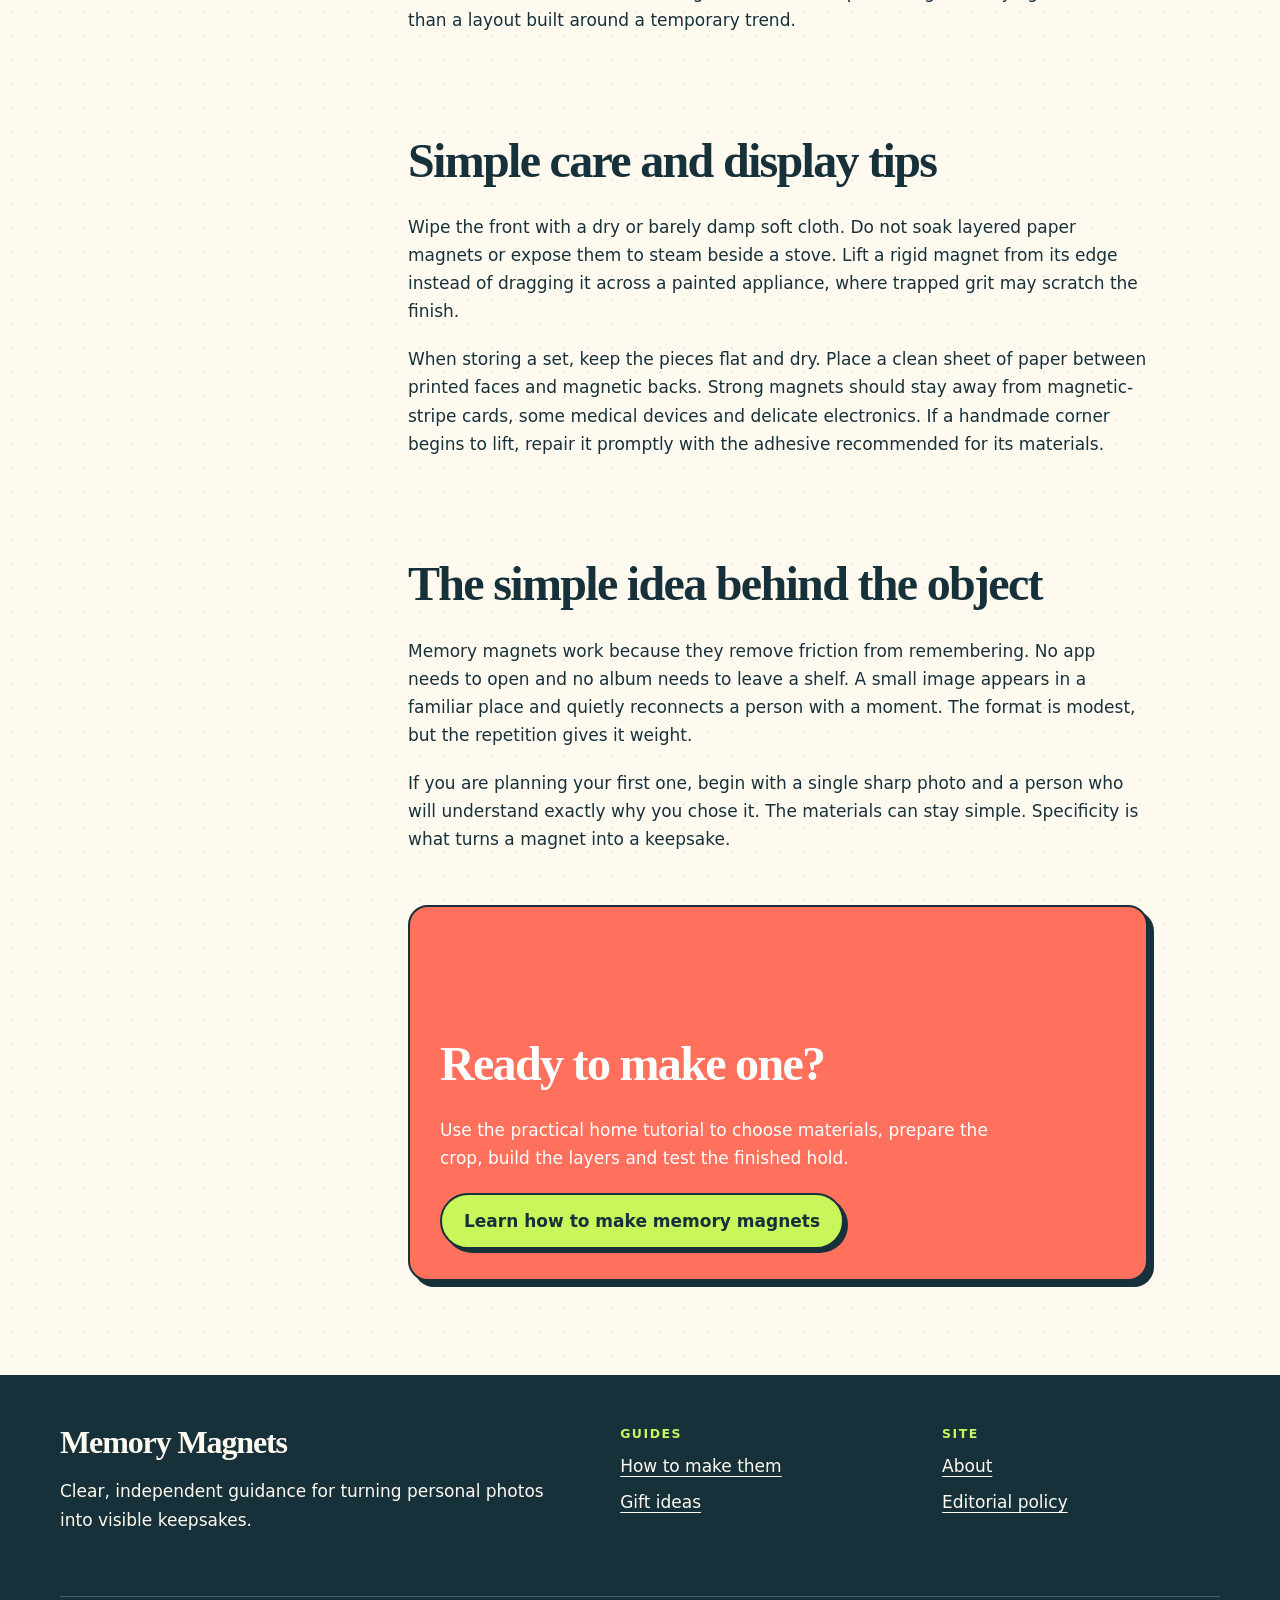
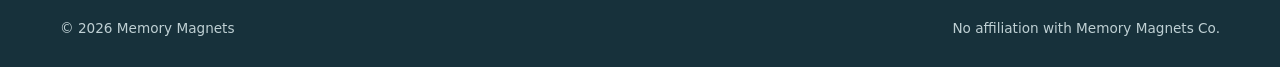
<file: guides/what-are-memory-magnets.html>
<!doctype html>
<html lang="en-US">
<head>
  <meta charset="utf-8">
  <meta name="viewport" content="width=device-width, initial-scale=1">
  <title>What Are Memory Magnets? Complete Photo Guide</title>
  <meta name="description" content="Learn what memory magnets are, how photo magnets are made, which formats last, how to choose images and where personalized magnets work best.">
  <link rel="canonical" href="https://memory-magnets.github.io/guides/what-are-memory-magnets.html">
  <meta name="robots" content="index,follow,max-image-preview:large,max-snippet:-1">
  <meta property="og:type" content="article"><meta property="og:title" content="What Are Memory Magnets? A Complete Guide"><meta property="og:description" content="Materials, formats, photo choices and practical uses explained clearly."><meta property="og:url" content="https://memory-magnets.github.io/guides/what-are-memory-magnets.html"><meta property="og:image" content="https://memory-magnets.github.io/assets/memory-magnets-hero.png"><meta property="og:image:width" content="1200"><meta property="og:image:height" content="630"><meta name="twitter:card" content="summary_large_image">
  <link rel="icon" href="/assets/favicon.svg" sizes="any" type="image/svg+xml"><link rel="icon" href="/assets/favicon-48.png" sizes="48x48" type="image/png"><link rel="apple-touch-icon" href="/assets/apple-touch-icon.png" sizes="180x180"><link rel="stylesheet" href="/assets/styles.css">
  <script type="application/ld+json">
  {"@context":"https://schema.org","@type":"Article","headline":"What Are Memory Magnets? A Complete Photo Magnet Guide","description":"A practical guide to memory magnet formats, materials, photo selection, uses and care.","image":"https://memory-magnets.github.io/assets/memory-magnets-hero.png","datePublished":"2026-06-27","dateModified":"2026-06-27","author":{"@type":"Organization","name":"Memory Magnets","url":"https://memory-magnets.github.io/about.html"},"publisher":{"@type":"Organization","name":"Memory Magnets","logo":{"@type":"ImageObject","url":"https://memory-magnets.github.io/assets/favicon.svg"}},"mainEntityOfPage":"https://memory-magnets.github.io/guides/what-are-memory-magnets.html","inLanguage":"en-US"}
  </script>
  <script type="application/ld+json">
  {"@context":"https://schema.org","@type":"BreadcrumbList","itemListElement":[{"@type":"ListItem","position":1,"name":"Home","item":"https://memory-magnets.github.io/"},{"@type":"ListItem","position":2,"name":"Guides","item":"https://memory-magnets.github.io/#guides"},{"@type":"ListItem","position":3,"name":"What are memory magnets?","item":"https://memory-magnets.github.io/guides/what-are-memory-magnets.html"}]}
  </script>
</head>
<body>
  <a class="skip-link" href="#article">Skip to article</a>
  <header class="site-header"><div class="wrap nav-wrap"><a class="brand" href="/" aria-label="Memory Magnets home"><span class="brand-mark" aria-hidden="true"></span>Memory Magnets</a><button class="menu-button" type="button" aria-expanded="false" aria-controls="site-nav">Menu</button><nav class="site-nav" id="site-nav" aria-label="Main navigation" data-open="false"><a href="/guides/what-are-memory-magnets.html" aria-current="page">What they are</a><a href="/guides/how-to-make-memory-magnets.html">How to make</a><a href="/guides/memory-magnet-gift-ideas.html">Gift ideas</a><a class="nav-cta" href="/#guides">All guides</a></nav></div></header>
  <main>
    <header class="article-hero">
      <div class="wrap">
        <nav class="breadcrumbs" aria-label="Breadcrumb"><a href="/">Home</a><span>/</span><a href="/#guides">Guides</a><span>/</span><span>What are memory magnets?</span></nav>
        <p class="eyebrow">The complete introduction</p>
        <h1>What are memory magnets?</h1>
        <p class="article-deck">A memory magnet is a small, personalized keepsake that puts a meaningful photo or story into everyday view. Here is how the formats, materials and design choices work.</p>
        <div class="article-meta"><span>Updated June 27, 2026</span><span>About 8 minutes</span><span>Original illustrations</span></div>
      </div>
    </header>
    <div class="article-layout" id="article">
      <aside class="toc" aria-label="On this page"><strong>On this page</strong><a href="#definition">Definition</a><a href="#formats">Formats</a><a href="#made">How they are made</a><a href="#photos">Photo choice</a><a href="#uses">Popular uses</a><a href="#quality">Quality</a><a href="#care">Care</a></aside>
      <article class="article-body">
        <p><strong>Memory magnets are decorative magnets that preserve a personal photo, illustration, place, date or short message.</strong> Unlike a souvenir magnet that represents a general destination, a memory magnet usually points to a specific relationship or event. It might show your child on the first day of school, the view from a favorite hike, a grandparent’s handwritten recipe or the dog’s unmistakable sideways grin.</p>
        <p>The practical appeal is simple. A printed photo can disappear into an album, while a magnet remains visible on a refrigerator or magnetic board. It becomes part of breakfast, grocery planning and the small routines of home. That repeated, low-effort visibility is what makes the object feel emotionally useful.</p>

        <h2 id="definition">A clear definition</h2>
        <p>The name describes purpose more than manufacturing. A memory magnet can be flexible or rigid, circular or rectangular, handmade or professionally printed. To qualify, it needs two things: magnetic backing and content tied to a meaningful memory.</p>
        <p>That content does not have to be a conventional portrait. A scanned concert ticket, a child’s drawing, the coordinates of a proposal spot, a family saying or a cropped detail from an old letter can all work. The strongest designs make sense immediately to the person receiving them, even if an outsider would not understand the reference.</p>
        <div class="callout"><p><strong>Useful distinction:</strong> “Photo magnet” describes what is printed. “Memory magnet” describes why the finished piece matters. Many objects are both.</p></div>

        <h2 id="formats">Common memory magnet formats</h2>
        <p>There is no universal best format. The right one depends on the image, the quantity and the way the magnet will be used.</p>
        <table class="comparison">
          <thead><tr><th>Format</th><th>Best for</th><th>Watch for</th></tr></thead>
          <tbody>
            <tr><td>Rigid photo magnet</td><td>Gifts, portraits and small sets</td><td>Heavy pieces need strong magnetic coverage</td></tr>
            <tr><td>Flexible sheet magnet</td><td>Mailing, save-the-dates and larger sizes</td><td>Thin stock may curl at the corners</td></tr>
            <tr><td>Button-style magnet</td><td>Faces, logos, icons and compact designs</td><td>The rim reduces the visible crop area</td></tr>
            <tr><td>Acrylic or wood frame</td><td>Premium keepsakes and display boards</td><td>Thickness and weight affect how well it holds</td></tr>
          </tbody>
        </table>
        <p>Squares feel modern and suit social-media crops. Portrait rectangles resemble tiny printed photographs. Circles have a playful look but remove more of the image corners. Before ordering or cutting, place a shape over the photo and verify that the important details still have room.</p>

        <figure><img src="/assets/magnet-formats.svg" width="900" height="480" loading="lazy" alt="Illustration comparing square photo, round button and rectangular flexible memory magnets"><figcaption>Square, round and portrait formats emphasize different parts of an image.</figcaption></figure>

        <h2 id="made">How memory magnets are made</h2>
        <p>Most designs use four functional layers. The top protects the image from handling and kitchen moisture. The printed image carries the design. A core gives the piece body. The magnetic back holds the stack to a steel surface.</p>
        <p>A flexible magnet may combine the printed layer and magnetic sheet directly. A rigid version might use photo paper mounted to chipboard, acrylic or metal. Button-style magnets wrap printed paper around a metal shell before the magnetic component is attached or inserted.</p>
        <p>Print quality matters, but assembly can matter just as much. Uneven adhesive creates bubbles. A weak backing lets the piece slide. An unprotected inkjet print can fade or spot. For a home project, test one complete magnet before producing the rest of the set. That small trial reveals crop, color and holding problems early.</p>

        <h2 id="photos">Choosing a photo that works small</h2>
        <p>A good full-screen photo is not automatically a good small magnet. The final image may be only two or three inches wide. Look for one clear subject, useful contrast and a simple background. Faces should be large enough to recognize without close inspection.</p>
        <p>Leave extra space around heads, hands and meaningful objects. Printers and cutting tools need a trim allowance, and button-style formats fold part of the paper around an edge. If text is included, use a plain typeface, strong contrast and very few words. Print a paper proof at actual size instead of judging the design only on a bright phone screen.</p>

        <h2 id="uses">Where people use memory magnets</h2>
        <p>Refrigerators are the obvious home, but they are not the only option. A framed steel board can create a changing family gallery without making the kitchen feel crowded. Lockers, office cabinets and workshop storage can hold lighter designs. Confirm the surface with an ordinary magnet first because stainless steel appliances are not always magnetic.</p>
        <p>Memory magnets also work well as compact gifts. Wedding couples can send a candid photo with a thank-you note. Families can build an annual set. Travelers can create one piece for each city. A memorial magnet can use a favorite everyday image rather than a formal portrait. New parents can share a birth announcement that relatives will keep visible.</p>

        <h2 id="quality">What makes one feel high quality?</h2>
        <p>Quality is less about decorative effects and more about clean execution. The image should be sharp, the color believable, the crop intentional and the edges smooth. The backing should lie flat and cover enough area to stop rotation or sliding. If the design includes a date or name, every letter should remain readable at arm’s length.</p>
        <p>For gifts, consistency matters across a set. Use the same shape, border width and color treatment so unrelated photos feel connected. Avoid heavy filters that make skin tones look different from one image to the next. A quiet design usually ages better than a layout built around a temporary trend.</p>

        <h2 id="care">Simple care and display tips</h2>
        <p>Wipe the front with a dry or barely damp soft cloth. Do not soak layered paper magnets or expose them to steam beside a stove. Lift a rigid magnet from its edge instead of dragging it across a painted appliance, where trapped grit may scratch the finish.</p>
        <p>When storing a set, keep the pieces flat and dry. Place a clean sheet of paper between printed faces and magnetic backs. Strong magnets should stay away from magnetic-stripe cards, some medical devices and delicate electronics. If a handmade corner begins to lift, repair it promptly with the adhesive recommended for its materials.</p>

        <h2>The simple idea behind the object</h2>
        <p>Memory magnets work because they remove friction from remembering. No app needs to open and no album needs to leave a shelf. A small image appears in a familiar place and quietly reconnects a person with a moment. The format is modest, but the repetition gives it weight.</p>
        <p>If you are planning your first one, begin with a single sharp photo and a person who will understand exactly why you chose it. The materials can stay simple. Specificity is what turns a magnet into a keepsake.</p>
        <div class="article-cta"><h2>Ready to make one?</h2><p>Use the practical home tutorial to choose materials, prepare the crop, build the layers and test the finished hold.</p><a class="button" href="/guides/how-to-make-memory-magnets.html">Learn how to make memory magnets</a></div>
      </article>
    </div>
  </main>
  <footer class="site-footer"><div class="wrap"><div class="footer-grid"><div><h2>Memory Magnets</h2><p>Clear, independent guidance for turning personal photos into visible keepsakes.</p></div><div><h3>Guides</h3><ul><li><a href="/guides/how-to-make-memory-magnets.html">How to make them</a></li><li><a href="/guides/memory-magnet-gift-ideas.html">Gift ideas</a></li></ul></div><div><h3>Site</h3><ul><li><a href="/about.html">About</a></li><li><a href="/editorial-policy.html">Editorial policy</a></li></ul></div></div><div class="footer-note"><span>© <span data-year>2026</span> Memory Magnets</span><span>No affiliation with Memory Magnets Co.</span></div></div></footer>
  <script src="/assets/site.js" defer></script>
</body>
</html>
</file>
<file: assets/styles.css>
:root {
  --ink: #17313b;
  --ink-soft: #4e656c;
  --paper: #fffaf0;
  --paper-deep: #f4ead7;
  --coral: #ff705d;
  --coral-dark: #d84c3b;
  --lime: #c9f65b;
  --sky: #bde9ff;
  --violet: #8d83ff;
  --white: #fff;
  --line: 2px solid var(--ink);
  --shadow: 6px 6px 0 var(--ink);
  --radius: 24px;
  --wrap: min(1160px, calc(100% - 40px));
}

* { box-sizing: border-box; }
html { scroll-behavior: smooth; }
body {
  margin: 0;
  color: var(--ink);
  background:
    radial-gradient(circle at 12px 12px, rgba(23,49,59,.075) 1.5px, transparent 1.6px) 0 0 / 24px 24px,
    var(--paper);
  font-family: Inter, ui-sans-serif, system-ui, -apple-system, BlinkMacSystemFont, "Segoe UI", sans-serif;
  font-size: 17px;
  line-height: 1.65;
}
img, svg { display: block; max-width: 100%; }
a { color: inherit; }
button, input { font: inherit; }
.skip-link { position: fixed; left: 12px; top: -60px; z-index: 100; padding: 10px 14px; background: var(--ink); color: white; }
.skip-link:focus { top: 12px; }
.wrap { width: var(--wrap); margin-inline: auto; }
.site-header { position: sticky; top: 0; z-index: 50; background: rgba(255,250,240,.94); border-bottom: var(--line); backdrop-filter: blur(12px); }
.nav-wrap { min-height: 78px; display: flex; align-items: center; justify-content: space-between; gap: 24px; }
.brand { display: inline-flex; align-items: center; gap: 10px; font-weight: 900; text-decoration: none; letter-spacing: -.04em; font-size: 1.3rem; }
.brand-mark { width: 36px; height: 36px; border: var(--line); border-radius: 10px; background: var(--coral); transform: rotate(-5deg); box-shadow: 3px 3px 0 var(--ink); display: grid; place-items: center; }
.brand-mark::after { content: "M"; color: var(--white); transform: rotate(5deg); font-weight: 950; }
.site-nav { display: flex; align-items: center; gap: 26px; }
.site-nav a { font-weight: 750; text-decoration: none; text-underline-offset: 5px; }
.site-nav a:hover, .site-nav a:focus-visible { text-decoration: underline 3px var(--coral); }
.nav-cta { padding: 9px 16px; border: var(--line); border-radius: 99px; background: var(--lime); box-shadow: 3px 3px 0 var(--ink); }
.menu-button { display: none; border: var(--line); border-radius: 10px; background: var(--lime); padding: 8px 12px; font-weight: 800; }

.eyebrow { margin: 0 0 12px; color: var(--coral-dark); text-transform: uppercase; letter-spacing: .12em; font-size: .76rem; font-weight: 900; }
h1, h2, h3 { font-family: Georgia, "Times New Roman", serif; line-height: 1.08; letter-spacing: -.035em; }
h1 { margin: 0; font-size: clamp(3rem, 8vw, 6.8rem); max-width: 800px; }
.h1-keyword {
  display: table;
  margin-bottom: 14px;
  padding: 4px 10px 3px;
  background: var(--lime);
  font-family: Inter, ui-sans-serif, system-ui, sans-serif;
  font-size: .27em;
  font-weight: 950;
  letter-spacing: .1em;
  line-height: 1.2;
  text-transform: uppercase;
}
h2 { margin: 0 0 18px; font-size: clamp(2.1rem, 5vw, 4rem); }
h3 { margin: 0 0 10px; font-size: 1.55rem; }
p { margin: 0 0 1.2em; }
.lede { max-width: 680px; color: var(--ink-soft); font-size: clamp(1.06rem, 2vw, 1.28rem); }
.marker { background: linear-gradient(transparent 62%, var(--lime) 62%); }
.hero { position: relative; overflow: hidden; padding: 82px 0 72px; }
.hero-grid { display: grid; grid-template-columns: 1.02fr .98fr; align-items: center; gap: 56px; }
.hero-copy { position: relative; z-index: 2; }
.hero-copy .lede { margin-top: 24px; }
.hero-art { position: relative; min-width: 0; }
.hero-art img { width: 100%; filter: drop-shadow(10px 12px 0 rgba(23,49,59,.12)); }
.scribble { display: inline-block; position: relative; }
.scribble::after { content: ""; position: absolute; left: 2%; right: -1%; bottom: -.09em; height: 11px; border-bottom: 4px solid var(--coral); border-radius: 50%; transform: rotate(-1deg); }
.button-row { display: flex; flex-wrap: wrap; gap: 14px; margin-top: 30px; }
.button { display: inline-flex; align-items: center; justify-content: center; gap: 8px; min-height: 52px; padding: 12px 22px; border: var(--line); border-radius: 999px; background: var(--coral); color: var(--white); box-shadow: 4px 4px 0 var(--ink); font-weight: 900; text-decoration: none; transition: transform .15s, box-shadow .15s; }
.button:hover { transform: translate(2px,2px); box-shadow: 2px 2px 0 var(--ink); }
.button.secondary { color: var(--ink); background: var(--white); }
.micro-proof { display: flex; align-items: center; gap: 14px; margin-top: 32px; font-size: .9rem; font-weight: 750; }
.mini-magnets { display: flex; padding-left: 8px; }
.mini-magnets span { width: 36px; height: 36px; margin-left: -8px; border: 2px solid var(--ink); border-radius: 10px; background: var(--sky); transform: rotate(-7deg); }
.mini-magnets span:nth-child(2) { background: var(--lime); transform: rotate(4deg); }
.mini-magnets span:nth-child(3) { background: var(--violet); transform: rotate(9deg); }

.ticker { overflow: hidden; border-block: var(--line); background: var(--ink); color: var(--paper); }
.ticker-track { display: flex; width: max-content; padding: 12px 0; animation: ticker 28s linear infinite; }
.ticker-track span { padding-inline: 28px; font-size: .8rem; font-weight: 900; letter-spacing: .13em; text-transform: uppercase; }
.ticker-track span::before { content: "✦"; margin-right: 28px; color: var(--lime); }
@keyframes ticker { to { transform: translateX(-50%); } }
@media (prefers-reduced-motion: reduce) { html { scroll-behavior: auto; } .ticker-track { animation: none; } }

section { padding: 92px 0; }
.section-head { display: flex; align-items: end; justify-content: space-between; gap: 32px; margin-bottom: 42px; }
.section-head > div { max-width: 760px; }
.section-head p { max-width: 430px; color: var(--ink-soft); }
.quick-answer { padding-top: 74px; }
.answer-card { display: grid; grid-template-columns: 170px 1fr; gap: 28px; padding: 34px; border: var(--line); border-radius: var(--radius); background: var(--white); box-shadow: var(--shadow); }
.answer-stamp { aspect-ratio: 1; display: grid; place-items: center; border: var(--line); border-radius: 50%; background: var(--sky); font-family: Georgia, serif; font-size: 1.3rem; font-weight: 800; text-align: center; transform: rotate(-5deg); }
.answer-card p:last-child { margin-bottom: 0; }
.format-grid { display: grid; grid-template-columns: repeat(3, 1fr); gap: 22px; }
.format-card { position: relative; padding: 24px; border: var(--line); border-radius: 18px; background: var(--white); box-shadow: 5px 5px 0 var(--ink); }
.format-card:nth-child(2) { transform: rotate(1.2deg); background: #fff4f1; }
.format-card:nth-child(3) { transform: rotate(-1deg); background: #f7ffe2; }
.format-card img { width: 100%; aspect-ratio: 4 / 3; object-fit: contain; margin-bottom: 20px; border-radius: 12px; background: var(--paper); }
.tag { display: inline-flex; margin-bottom: 14px; padding: 3px 9px; border: 1.5px solid var(--ink); border-radius: 99px; background: var(--sky); font-size: .72rem; font-weight: 900; text-transform: uppercase; letter-spacing: .08em; }
.steps-section { background: var(--sky); border-block: var(--line); }
.steps-grid { display: grid; grid-template-columns: .86fr 1.14fr; gap: 60px; align-items: center; }
.steps-art { padding: 28px; border: var(--line); border-radius: var(--radius); background: var(--paper); box-shadow: var(--shadow); }
.steps-list { counter-reset: steps; display: grid; gap: 16px; margin: 30px 0 0; padding: 0; list-style: none; }
.steps-list li { counter-increment: steps; display: grid; grid-template-columns: 48px 1fr; gap: 16px; align-items: start; padding-bottom: 16px; border-bottom: 1px dashed var(--ink); }
.steps-list li::before { content: counter(steps); width: 42px; height: 42px; display: grid; place-items: center; border: var(--line); border-radius: 50%; background: var(--lime); font-weight: 950; }
.steps-list strong { display: block; margin-bottom: 3px; }
.steps-list span { color: var(--ink-soft); }
.occasions { display: grid; grid-template-columns: repeat(12, 1fr); grid-auto-rows: 150px; gap: 18px; }
.occasion { display: flex; flex-direction: column; justify-content: end; padding: 22px; border: var(--line); border-radius: 20px; background: var(--white); overflow: hidden; position: relative; }
.occasion::before { position: absolute; right: 15px; top: 5px; font-size: 4.5rem; transform: rotate(8deg); opacity: .9; }
.occasion strong { font-family: Georgia, serif; font-size: 1.45rem; position: relative; }
.occasion:nth-child(1) { grid-column: span 5; grid-row: span 2; background: var(--coral); color: white; }
.occasion:nth-child(1)::before { content: "♥"; color: var(--lime); }
.occasion:nth-child(2) { grid-column: span 3; background: var(--lime); }
.occasion:nth-child(2)::before { content: "✦"; color: var(--violet); }
.occasion:nth-child(3) { grid-column: span 4; background: var(--sky); }
.occasion:nth-child(3)::before { content: "☻"; color: var(--coral); }
.occasion:nth-child(4) { grid-column: span 4; background: #e8e5ff; }
.occasion:nth-child(4)::before { content: "⌂"; color: var(--violet); }
.occasion:nth-child(5) { grid-column: span 3; background: #fff; }
.occasion:nth-child(5)::before { content: "★"; color: var(--coral); }
.guide-grid { display: grid; grid-template-columns: repeat(3, 1fr); gap: 24px; }
.guide-card { display: flex; flex-direction: column; border: var(--line); border-radius: 20px; background: var(--white); box-shadow: 5px 5px 0 var(--ink); overflow: hidden; }
.guide-card .card-art { min-height: 180px; display: grid; place-items: center; background: var(--paper-deep); border-bottom: var(--line); font-size: 5.5rem; }
.guide-card:nth-child(2) .card-art { background: var(--lime); }
.guide-card:nth-child(3) .card-art { background: var(--sky); }
.guide-content { display: flex; flex: 1; flex-direction: column; padding: 24px; }
.guide-content p { color: var(--ink-soft); }
.text-link { margin-top: auto; font-weight: 900; text-decoration-color: var(--coral); text-decoration-thickness: 3px; text-underline-offset: 5px; }
.faq { background: var(--paper-deep); border-block: var(--line); }
.faq-grid { display: grid; grid-template-columns: .7fr 1.3fr; gap: 64px; }
details { border-top: 2px solid var(--ink); }
details:last-child { border-bottom: 2px solid var(--ink); }
summary { cursor: pointer; padding: 20px 42px 20px 0; font-family: Georgia, serif; font-size: 1.25rem; font-weight: 800; position: relative; }
summary::after { content: "+"; position: absolute; right: 4px; top: 15px; font: 900 1.7rem/1 system-ui; }
details[open] summary::after { content: "×"; }
details p { padding-right: 36px; color: var(--ink-soft); }
.newsletter { padding: 60px 0; }
.newsletter-card { display: grid; grid-template-columns: 1fr auto; align-items: center; gap: 34px; padding: 40px; border: var(--line); border-radius: 28px; background: var(--violet); color: white; box-shadow: var(--shadow); }
.newsletter-card h2 { font-size: clamp(2rem,4vw,3rem); }
.newsletter-card p { margin: 0; color: #f1f0ff; }
.newsletter-card .button { background: var(--lime); color: var(--ink); white-space: nowrap; }
.site-footer { padding: 50px 0 28px; background: var(--ink); color: var(--paper); }
.footer-grid { display: grid; grid-template-columns: 1.3fr .7fr .7fr; gap: 44px; }
.footer-grid h2 { font-size: 2rem; }
.footer-grid h3 { font: 900 .78rem/1.4 system-ui; letter-spacing: .12em; text-transform: uppercase; color: var(--lime); }
.footer-grid ul { margin: 0; padding: 0; list-style: none; }
.footer-grid li { margin-bottom: 8px; }
.footer-grid a { text-underline-offset: 4px; }
.footer-note { display: flex; justify-content: space-between; gap: 20px; margin-top: 42px; padding-top: 20px; border-top: 1px solid #47616a; color: #bfd0d4; font-size: .85rem; }

/* Editorial pages */
.article-hero { padding: 70px 0 54px; border-bottom: var(--line); background: var(--sky); }
.article-hero.gift { background: #ffe2dc; }
.article-hero.make { background: #e9ffc1; }
.breadcrumbs { display: flex; flex-wrap: wrap; gap: 8px; margin-bottom: 26px; font-size: .88rem; font-weight: 750; }
.breadcrumbs span { color: var(--ink-soft); }
.article-hero h1 { max-width: 950px; font-size: clamp(2.7rem, 7vw, 5.8rem); }
.article-deck { max-width: 780px; margin-top: 22px; font-size: 1.22rem; color: var(--ink-soft); }
.article-meta { display: flex; flex-wrap: wrap; gap: 10px 22px; margin-top: 28px; font-size: .88rem; font-weight: 800; }
.article-layout { display: grid; grid-template-columns: 220px minmax(0, 740px); justify-content: center; gap: 56px; padding: 64px 20px 94px; }
.toc { align-self: start; position: sticky; top: 110px; padding: 20px; border: var(--line); border-radius: 16px; background: var(--white); box-shadow: 4px 4px 0 var(--ink); }
.toc strong { display: block; margin-bottom: 10px; font-size: .8rem; letter-spacing: .1em; text-transform: uppercase; }
.toc a { display: block; padding: 5px 0; color: var(--ink-soft); font-size: .9rem; font-weight: 700; text-decoration: none; }
.toc a:hover { color: var(--coral-dark); text-decoration: underline; }
.article-body { min-width: 0; }
.article-body > p:first-child { font-size: 1.2rem; }
.article-body h2 { margin: 2.1em 0 .55em; font-size: clamp(2rem,4vw,3rem); scroll-margin-top: 110px; }
.article-body h3 { margin-top: 1.65em; }
.article-body ul, .article-body ol { padding-left: 1.35em; }
.article-body li { margin-bottom: .65em; }
.article-body figure { margin: 44px 0; }
.article-body figure img { width: 100%; border: var(--line); border-radius: 20px; background: var(--paper-deep); box-shadow: var(--shadow); }
.article-body figcaption { margin-top: 12px; color: var(--ink-soft); font-size: .86rem; text-align: center; }
.callout { margin: 36px 0; padding: 26px 28px; border: var(--line); border-radius: 16px; background: var(--lime); box-shadow: 4px 4px 0 var(--ink); }
.callout p:last-child { margin-bottom: 0; }
.comparison { width: 100%; margin: 30px 0; border-collapse: collapse; background: var(--white); border: var(--line); }
.comparison th, .comparison td { padding: 14px; border: 1px solid var(--ink); text-align: left; vertical-align: top; }
.comparison th { background: var(--sky); }
.article-cta { margin-top: 52px; padding: 30px; border: var(--line); border-radius: 20px; background: var(--coral); color: white; box-shadow: var(--shadow); }
.article-cta p { max-width: 580px; }
.article-cta .button { background: var(--lime); color: var(--ink); }
.not-found { min-height: 72vh; display: grid; place-items: center; text-align: center; padding: 60px 20px; }

@media (max-width: 900px) {
  .hero-grid, .steps-grid, .faq-grid, .article-layout { grid-template-columns: 1fr; }
  .hero { padding-top: 60px; }
  .hero-art { max-width: 640px; margin-inline: auto; }
  .format-grid, .guide-grid { grid-template-columns: 1fr 1fr; }
  .format-card:nth-child(3), .guide-card:nth-child(3) { grid-column: 1 / -1; }
  .toc { position: static; }
  .article-layout { max-width: 780px; gap: 28px; }
  .toc a { display: inline-block; margin-right: 14px; }
}

@media (max-width: 700px) {
  :root { --wrap: min(100% - 28px, 1160px); --shadow: 4px 4px 0 var(--ink); }
  body { font-size: 16px; }
  .menu-button { display: block; }
  .site-nav { position: absolute; left: 14px; right: 14px; top: 70px; display: none; flex-direction: column; align-items: stretch; gap: 0; padding: 12px; border: var(--line); border-radius: 14px; background: var(--paper); box-shadow: var(--shadow); }
  .site-nav[data-open="true"] { display: flex; }
  .site-nav a { padding: 10px 12px; }
  .nav-cta { border-radius: 10px; margin-top: 5px; }
  .hero { padding: 46px 0 48px; }
  .hero-grid { gap: 38px; }
  h1 { font-size: clamp(2.8rem,16vw,4.6rem); }
  section { padding: 66px 0; }
  .section-head { display: block; }
  .answer-card { grid-template-columns: 1fr; padding: 24px; }
  .answer-stamp { width: 120px; }
  .format-grid, .guide-grid { grid-template-columns: 1fr; }
  .format-card:nth-child(3), .guide-card:nth-child(3) { grid-column: auto; }
  .occasions { display: grid; grid-template-columns: 1fr 1fr; grid-auto-rows: 150px; }
  .occasion:nth-child(n) { grid-column: span 1; grid-row: span 1; }
  .occasion:nth-child(1) { grid-column: 1 / -1; }
  .newsletter-card { grid-template-columns: 1fr; padding: 28px; }
  .footer-grid { grid-template-columns: 1fr 1fr; }
  .footer-grid > div:first-child { grid-column: 1 / -1; }
  .footer-note { display: block; }
  .article-hero { padding-top: 44px; }
  .article-layout { padding-top: 38px; }
  .comparison { font-size: .85rem; }
  .comparison th, .comparison td { padding: 9px; }
}

@media (max-width: 420px) {
  .occasions, .footer-grid { grid-template-columns: 1fr; }
  .occasion:nth-child(n), .footer-grid > div:first-child { grid-column: auto; }
  .button { width: 100%; }
}
</file>
